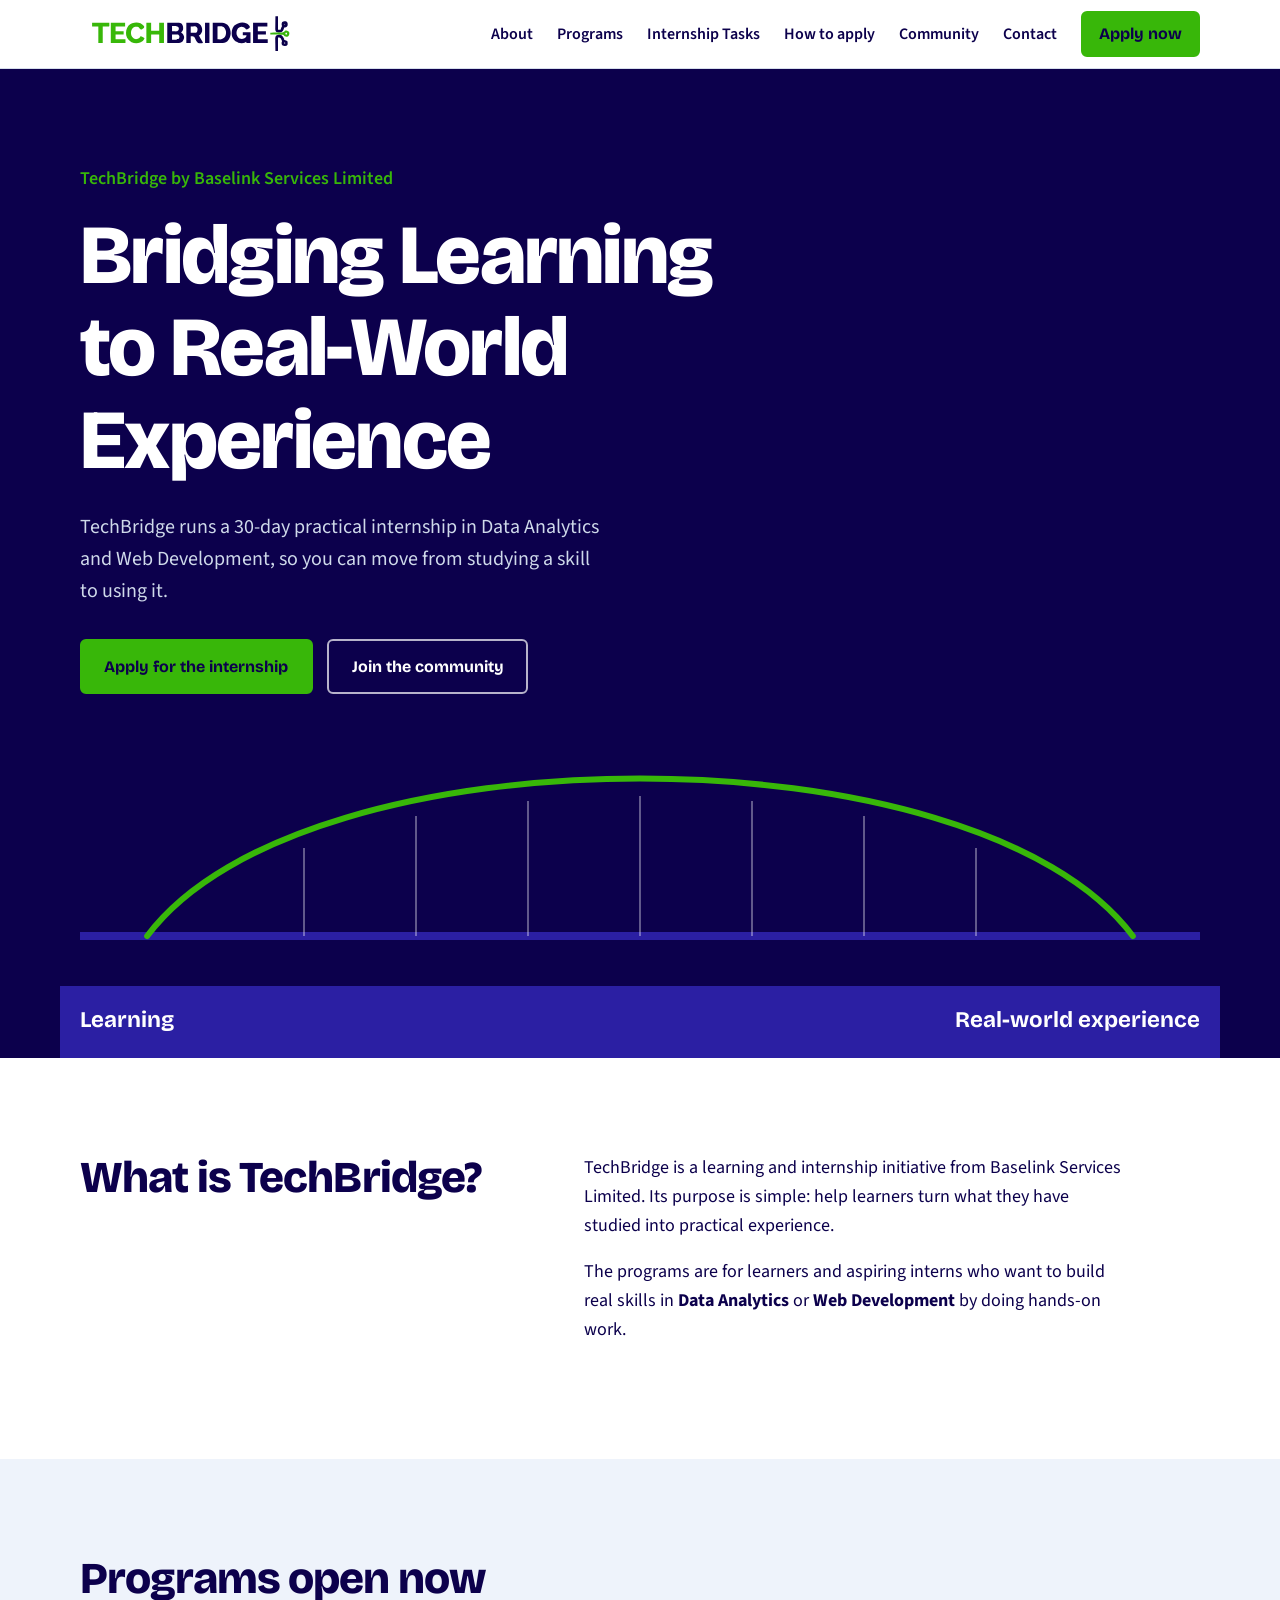
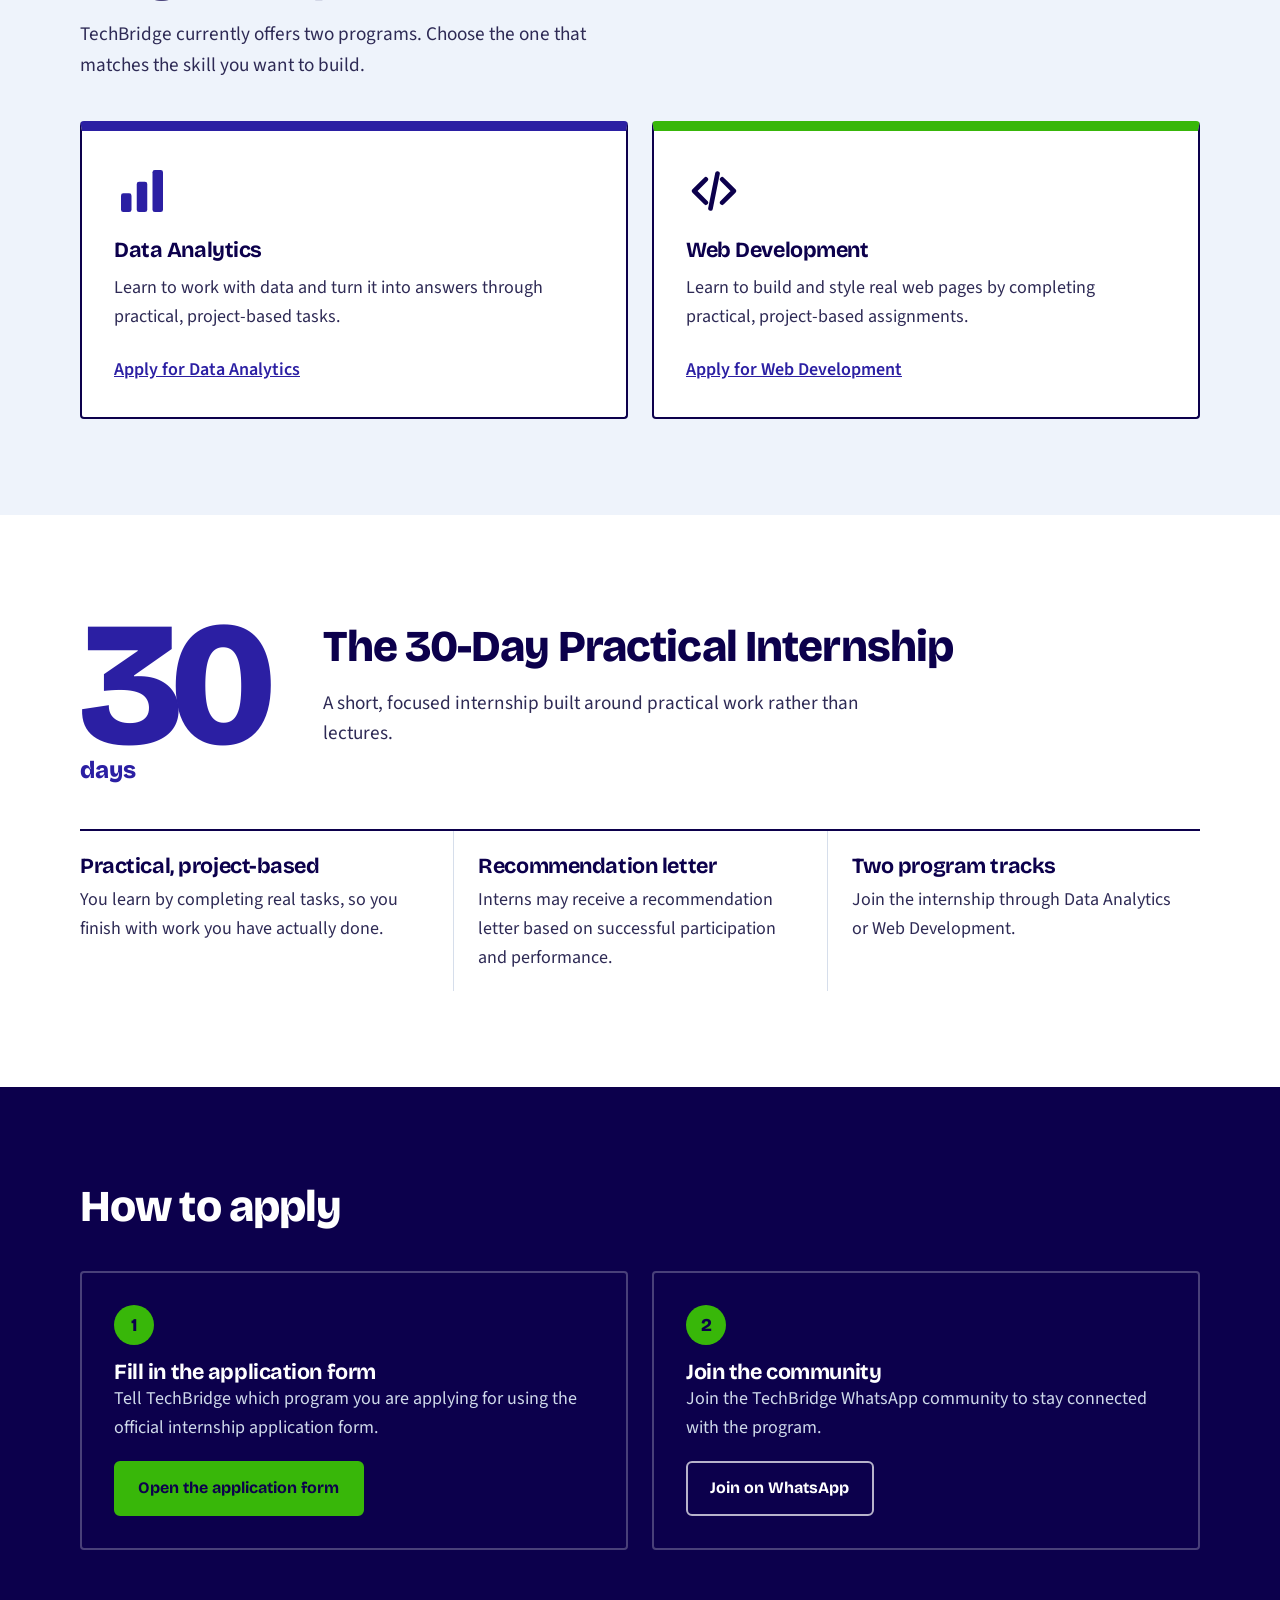
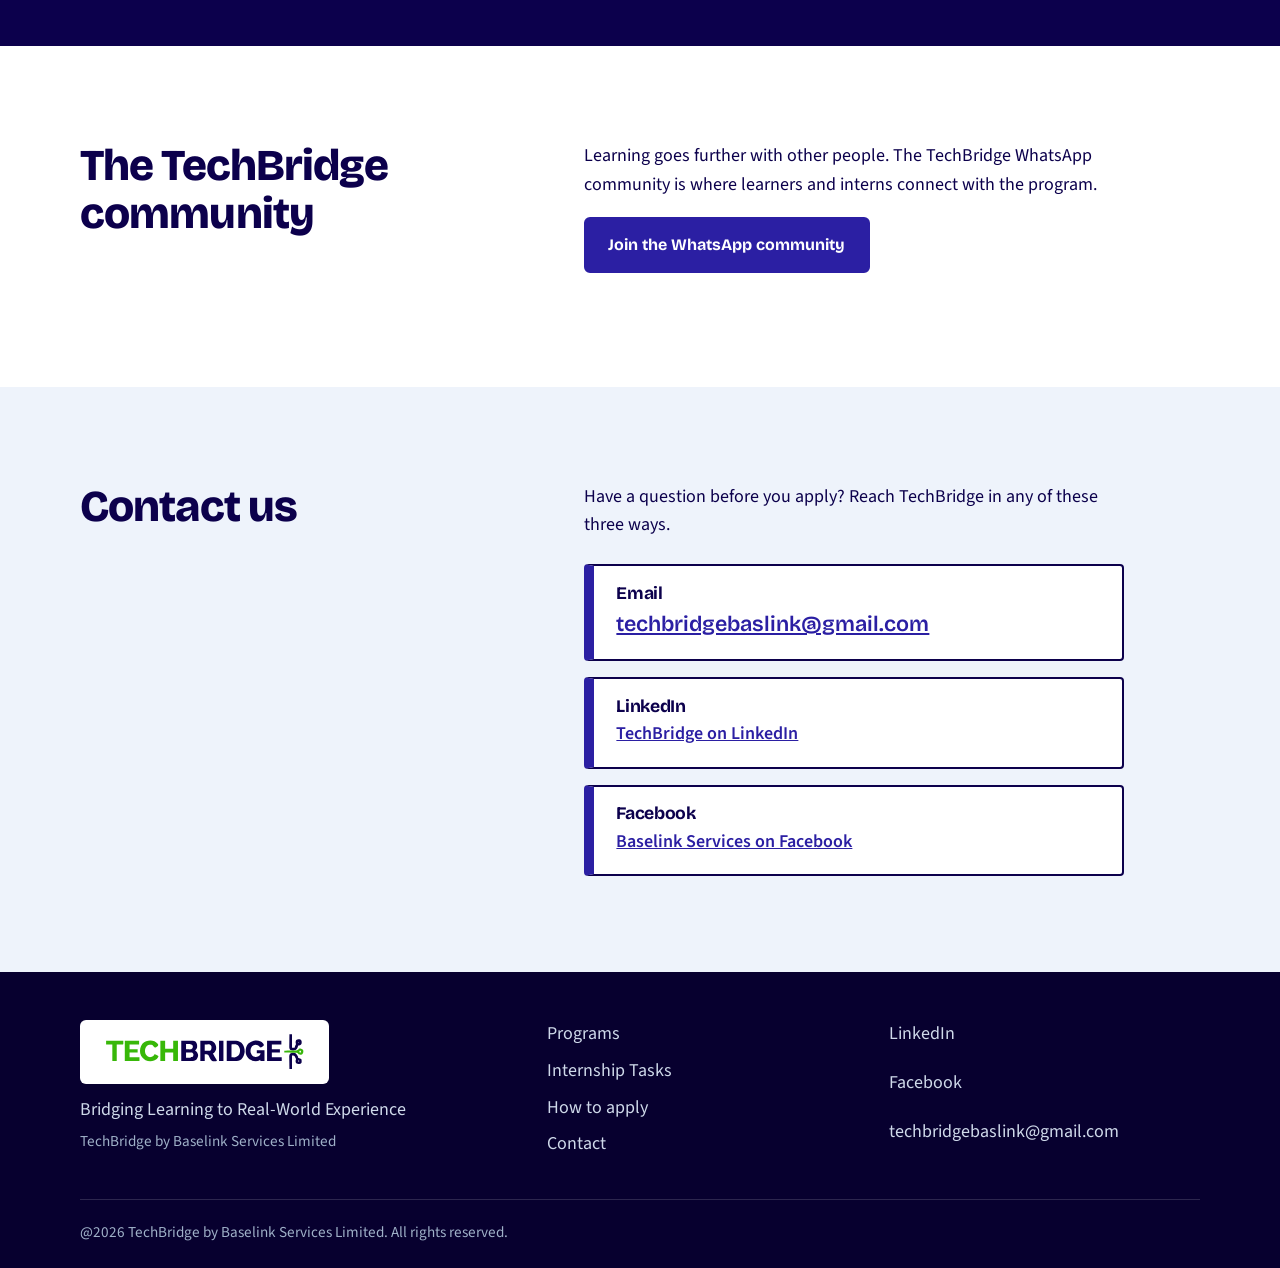
<file: index.html>
<!DOCTYPE html>
<html lang="en">
<head>
    <meta charset="UTF-8">
    <meta name="viewport" content="width=device-width, initial-scale=1.0">
    <title>TechBridge | Bridging Learning to Real-World Experience</title>
    <meta name="description" content="TechBridge by Baselink Services Limited offers a 30-day practical internship in Data Analytics and Web Development.">
    <link rel="icon" href="images/techbridge-logo.svg" type="image/svg+xml">
    <link rel="preconnect" href="https://fonts.googleapis.com">
    <link rel="preconnect" href="https://fonts.gstatic.com" crossorigin>
    <link href="https://fonts.googleapis.com/css2?family=Bricolage+Grotesque:opsz,wght@12..96,500;12..96,700;12..96,800&family=Source+Sans+3:wght@400;600&display=swap" rel="stylesheet">
    <link rel="stylesheet" href="style.css">
</head>
<body>
    <a class="skip-link" href="#main">Skip to content</a>

    <header class="site-header">
        <div class="wrap header-inner">
            <a class="brand" href="#top" aria-label="TechBridge home">
                <img src="techbridge-logo.svg" alt="TechBridge logo" width="220" height="45">
            </a>
             <span id="menu-open" class="menu-anchor"></span>
            <a class="nav-toggle nav-open" href="#menu-open" aria-label="Open menu"><span class="bars"></span></a>
            <a class="nav-toggle nav-close" href="#menu-closed" aria-label="Close menu"><span class="bars"></span></a>
            </label>
            <nav class="site-nav" aria-label="Main">
                <ul>
                    <li><a href="#about">About</a></li>
                    <li><a href="programs.html">Programs</a></li>
                    <li><a href="tasks.html">Internship Tasks</a></li>
                    <li><a href="#apply">How to apply</a></li>
                    <li><a href="#community">Community</a></li>
                    <li><a href="#contact">Contact</a></li>
                    <li><a class="btn btn-small" href="https://forms.gle/8EbdSy5ttGfLZfjv5" target="_blank" rel="noopener">Apply now</a></li>
                </ul>
            </nav>
        </div>
    </header>

    <main id="main">
        <!-- HERO -->
        <section class="hero" id="top">
            <div class="wrap">
                <p class="hero-org">TechBridge by Baselink Services Limited</p>
                <h1>Bridging Learning to Real-World Experience</h1>
                <p class="hero-lead">TechBridge runs a 30-day practical internship in Data Analytics and Web Development, so you can move from studying a skill to using it.</p>
                <div class="actions">
                    <a class="btn" href="https://forms.gle/8EbdSy5ttGfLZfjv5" target="_blank" rel="noopener">Apply for the internship</a>
                    <a class="btn btn-ghost" href="https://chat.whatsapp.com/FqpBvYS4oaK32cXDxc8JIS" target="_blank" rel="noopener">Join the community</a>
                </div>

                <div class="bridge" aria-hidden="true">
                    <svg viewBox="0 0 1000 220" preserveAspectRatio="none" focusable="false">
                        <path class="deck" d="M0 170H1000" />
                        <path class="arc" pathLength="1" d="M60 170C200 -40 800 -40 940 170" />
                        <g class="hangers">
                            <path d="M200 170V82M300 170V50M400 170V35M500 170V30M600 170V35M700 170V50M800 170V82" />
                        </g>
                    </svg>
                    <div class="banks">
                        <span>Learning</span>
                        <span>Real-world experience</span>
                    </div>
                </div>
            </div>
        </section>

        <!-- ABOUT -->
        <section class="section" id="about">
            <div class="wrap split">
                <div>
                    <h2>What is TechBridge?</h2>
                </div>
                <div class="prose">
                    <p>TechBridge is a learning and internship initiative from Baselink Services Limited. Its purpose is simple: help learners turn what they have studied into practical experience.</p>
                    <p>The programs are for learners and aspiring interns who want to build real skills in <strong>Data Analytics</strong> or <strong>Web Development</strong> by doing hands-on work.</p>
                </div>
            </div>
        </section>

        <!-- PROGRAMS -->
        <section class="section section-tint" id="programs">
            <div class="wrap">
                <h2>Programs open now</h2>
                <p class="section-lead">TechBridge currently offers two programs. Choose the one that matches the skill you want to build.</p>
                <div class="program-grid">
                    <article class="program program-data">
                        <svg class="program-icon" viewBox="0 0 48 48" aria-hidden="true" focusable="false">
                            <rect x="6" y="26" width="9" height="16" rx="2"/><rect x="19.5" y="16" width="9" height="26" rx="2"/><rect x="33" y="6" width="9" height="36" rx="2"/>
                        </svg>
                        <h3>Data Analytics</h3>
                        <p>Learn to work with data and turn it into answers through practical, project-based tasks.</p>
                        <a class="text-link" href="https://forms.gle/8EbdSy5ttGfLZfjv5" target="_blank" rel="noopener">Apply for Data Analytics</a>
                    </article>

                    <article class="program program-web">
                        <svg class="program-icon" viewBox="0 0 48 48" aria-hidden="true" focusable="false">
                            <path d="M17 14L7 24l10 10M31 14l10 10-10 10M27 9l-6 30" fill="none" stroke="currentColor" stroke-width="4" stroke-linecap="round" stroke-linejoin="round"/>
                        </svg>
                        <h3>Web Development</h3>
                        <p>Learn to build and style real web pages by completing practical, project-based assignments.</p>
                        <a class="text-link" href="https://forms.gle/8EbdSy5ttGfLZfjv5" target="_blank" rel="noopener">Apply for Web Development</a>
                    </article>
                </div>
            </div>
        </section>

        <!-- INTERNSHIP -->
        <section class="section" id="internship">
            <div class="wrap">
                <div class="internship-head">
                    <p class="big-days"><span>30</span> days</p>
                    <div>
                        <h2>The 30-Day Practical Internship</h2>
                        <p class="section-lead">A short, focused internship built around practical work rather than lectures.</p>
                    </div>
                </div>
                <ul class="benefits">
                    <li>
                        <h3>Practical, project-based</h3>
                        <p>You learn by completing real tasks, so you finish with work you have actually done.</p>
                    </li>
                    <li>
                        <h3>Recommendation letter</h3>
                        <p>Interns may receive a recommendation letter based on successful participation and performance.</p>
                    </li>
                    <li>
                        <h3>Two program tracks</h3>
                        <p>Join the internship through Data Analytics or Web Development.</p>
                    </li>
                </ul>
            </div>
        </section>

        <!-- HOW TO APPLY -->
        <section class="section section-ink" id="apply">
            <div class="wrap">
                <h2>How to apply</h2>
                <ol class="steps">
                    <li>
                        <h3>Fill in the application form</h3>
                        <p>Tell TechBridge which program you are applying for using the official internship application form.</p>
                        <a class="btn" href="https://forms.gle/8EbdSy5ttGfLZfjv5" target="_blank" rel="noopener">Open the application form</a>
                    </li>
                    <li>
                        <h3>Join the community</h3>
                        <p>Join the TechBridge WhatsApp community to stay connected with the program.</p>
                        <a class="btn btn-ghost" href="https://chat.whatsapp.com/FqpBvYS4oaK32cXDxc8JIS" target="_blank" rel="noopener">Join on WhatsApp</a>
                    </li>
                </ol>
            </div>
        </section>

        <!-- COMMUNITY -->
        <section class="section" id="community">
            <div class="wrap split">
                <div>
                    <h2>The TechBridge community</h2>
                </div>
                <div class="prose">
                    <p>Learning goes further with other people. The TechBridge WhatsApp community is where learners and interns connect with the program.</p>
                    <p><a class="btn btn-blue" href="https://chat.whatsapp.com/FqpBvYS4oaK32cXDxc8JIS" target="_blank" rel="noopener">Join the WhatsApp community</a></p>
                </div>
            </div>
        </section>

        <!-- CONTACT -->
        <section class="section section-tint" id="contact">
            <div class="wrap split">
                <div>
                    <h2>Contact us</h2>
                </div>
                <div class="prose">
                    <p>Have a question before you apply? Reach TechBridge in any of these three ways.</p>
                    <ul class="contact-list">
                        <li>
                            <h3>Email</h3>
                            <a class="email" href="mailto:techbridgebaslink@gmail.com">techbridgebaslink@gmail.com</a>
                        </li>
                        <li>
                            <h3>LinkedIn</h3>
                            <a href="https://www.linkedin.com/company/techbridge-services/" target="_blank" rel="noopener">TechBridge on LinkedIn</a>
                        </li>
                        <li>
                            <h3>Facebook</h3>
                            <a href="https://www.facebook.com/p/Baselink-Services-100066771475783/" target="_blank" rel="noopener">Baselink Services on Facebook</a>
                        </li>
                    </ul>
                </div>
            </div>
        </section>
    </main>

    <!-- FOOTER -->
    <footer class="site-footer">
        <div class="wrap footer-inner">
            <div class="footer-brand">
                <a class="brand" href="#top" aria-label="TechBridge home">
                    <img src="techbridge-logo.svg" alt="TechBridge logo" width="196" height="40">
                </a>
                <p>Bridging Learning to Real-World Experience</p>
                <p class="small">TechBridge by Baselink Services Limited</p>
            </div>
            <nav aria-label="Footer">
                <ul class="footer-links">
                    <li><a href="programs.html">Programs</a></li>
                    <li><a href="tasks.html">Internship Tasks</a></li>
                    <li><a href="#apply">How to apply</a></li>
                    <li><a href="#contact">Contact</a></li>
                </ul>
            </nav>
            <ul class="footer-links">
                <li><a href="https://www.linkedin.com/company/techbridge-services/" target="_blank" rel="noopener">LinkedIn</a></li>
                <li><a href="https://www.facebook.com/p/Baselink-Services-100066771475783/" target="_blank" rel="noopener">Facebook</a></li>
                <li><a href="mailto:techbridgebaslink@gmail.com">techbridgebaslink@gmail.com</a></li>
            </ul>
        </div>
        <div class="wrap copyright">
            <p>@2026 TechBridge by Baselink Services Limited. All rights reserved.</p>
        </div>
    </footer>
</body>
</html>
</file>
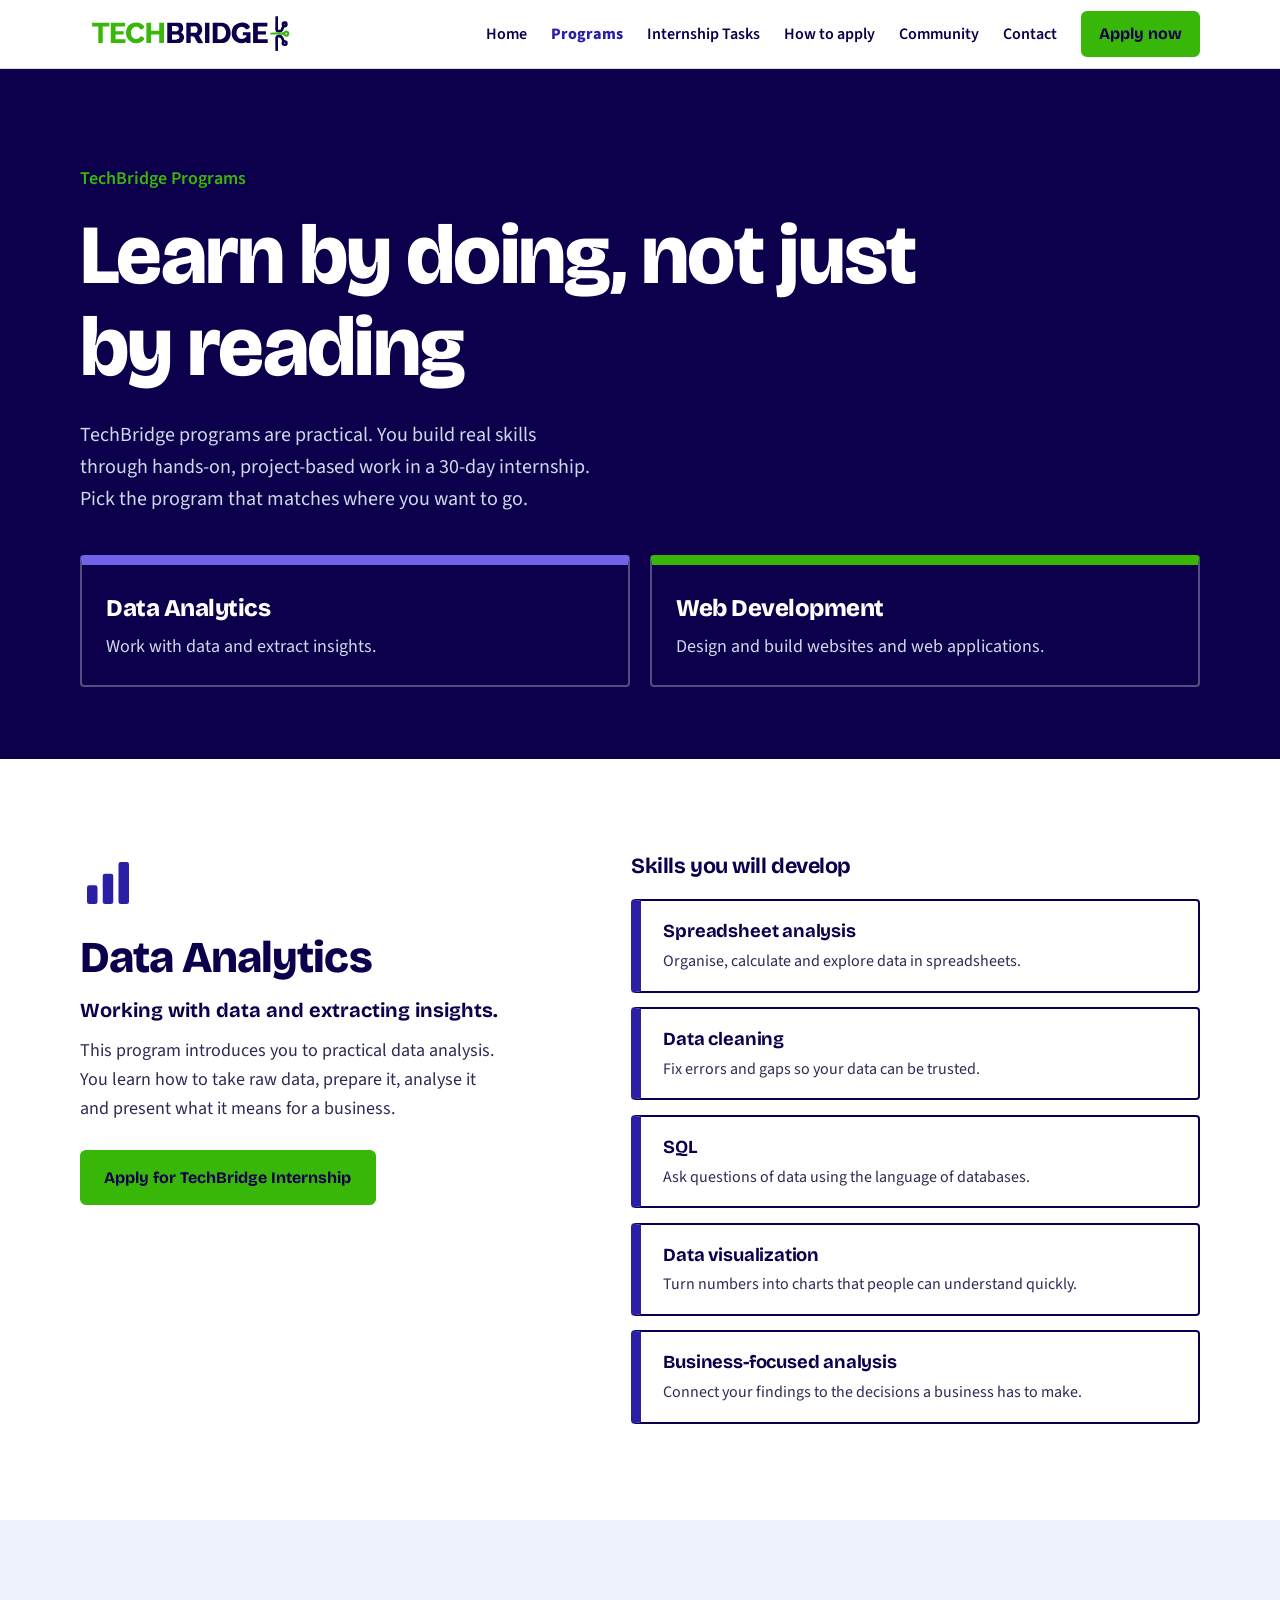
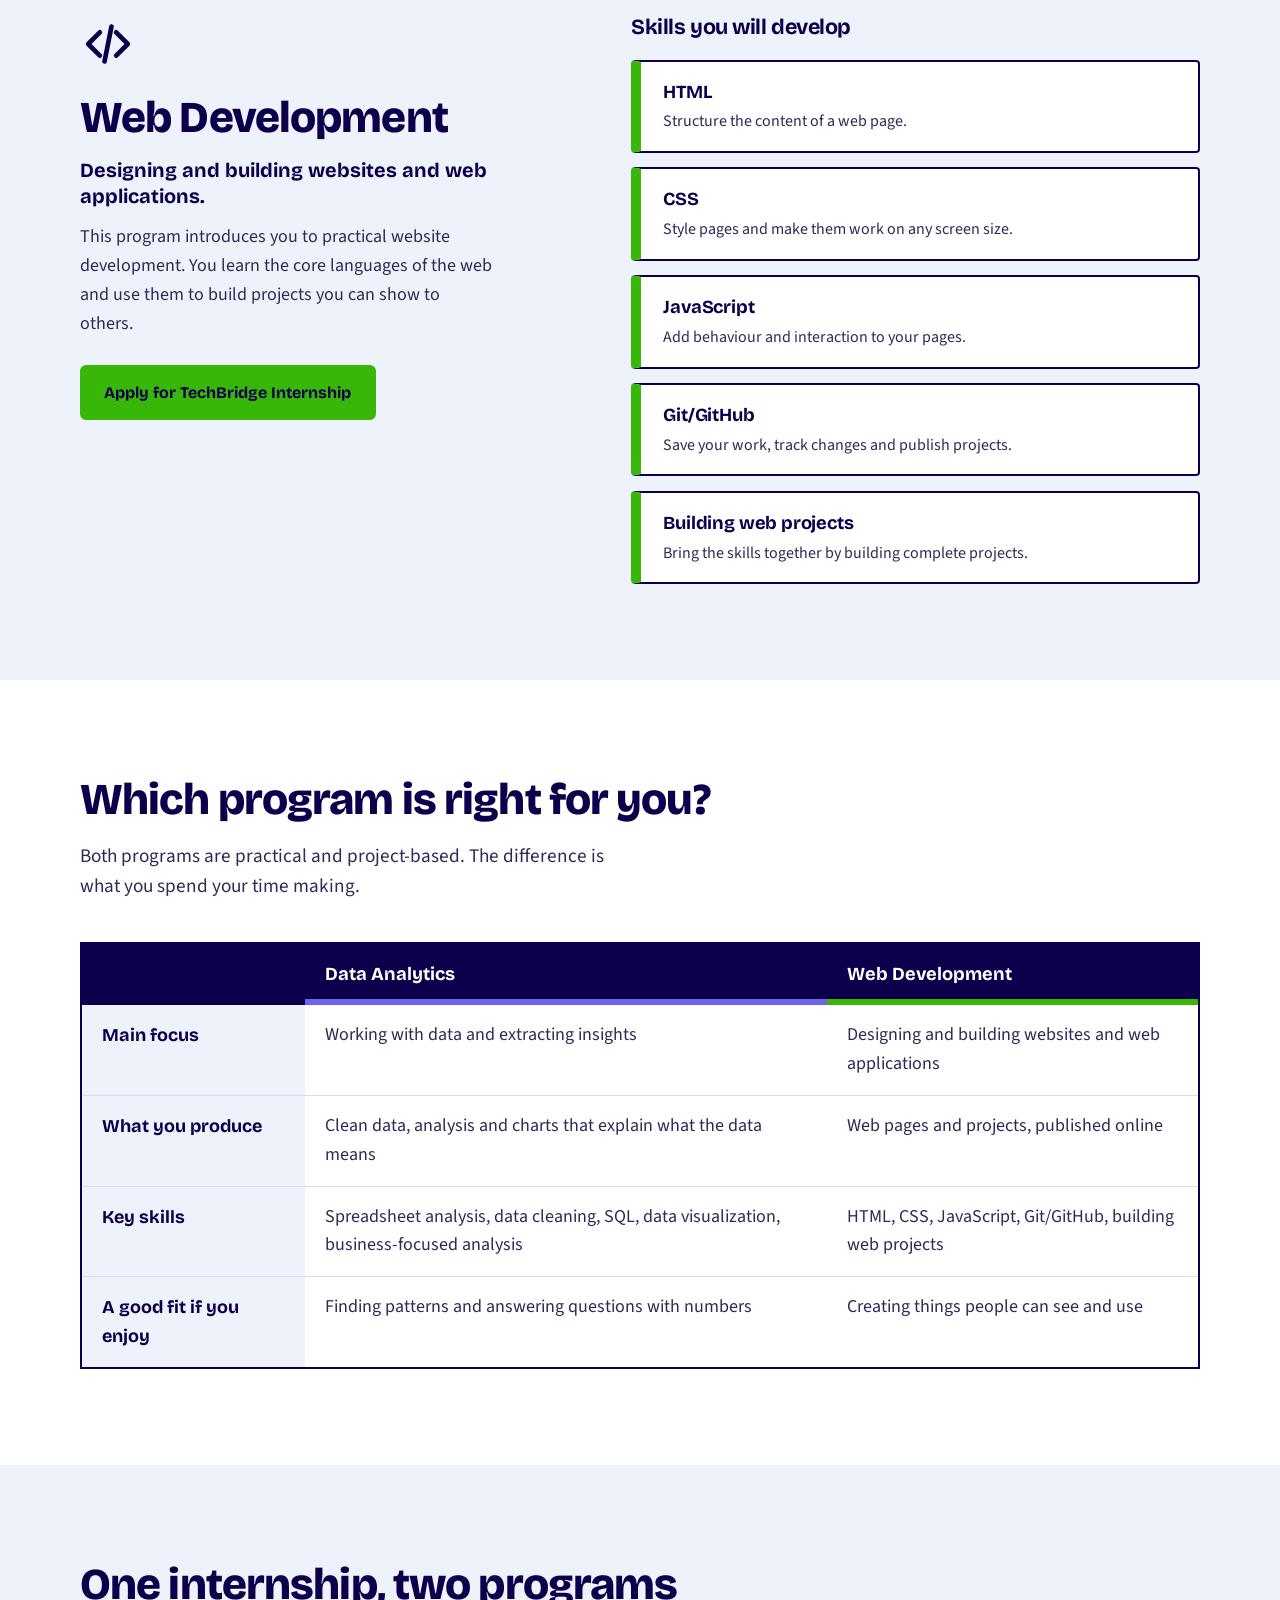
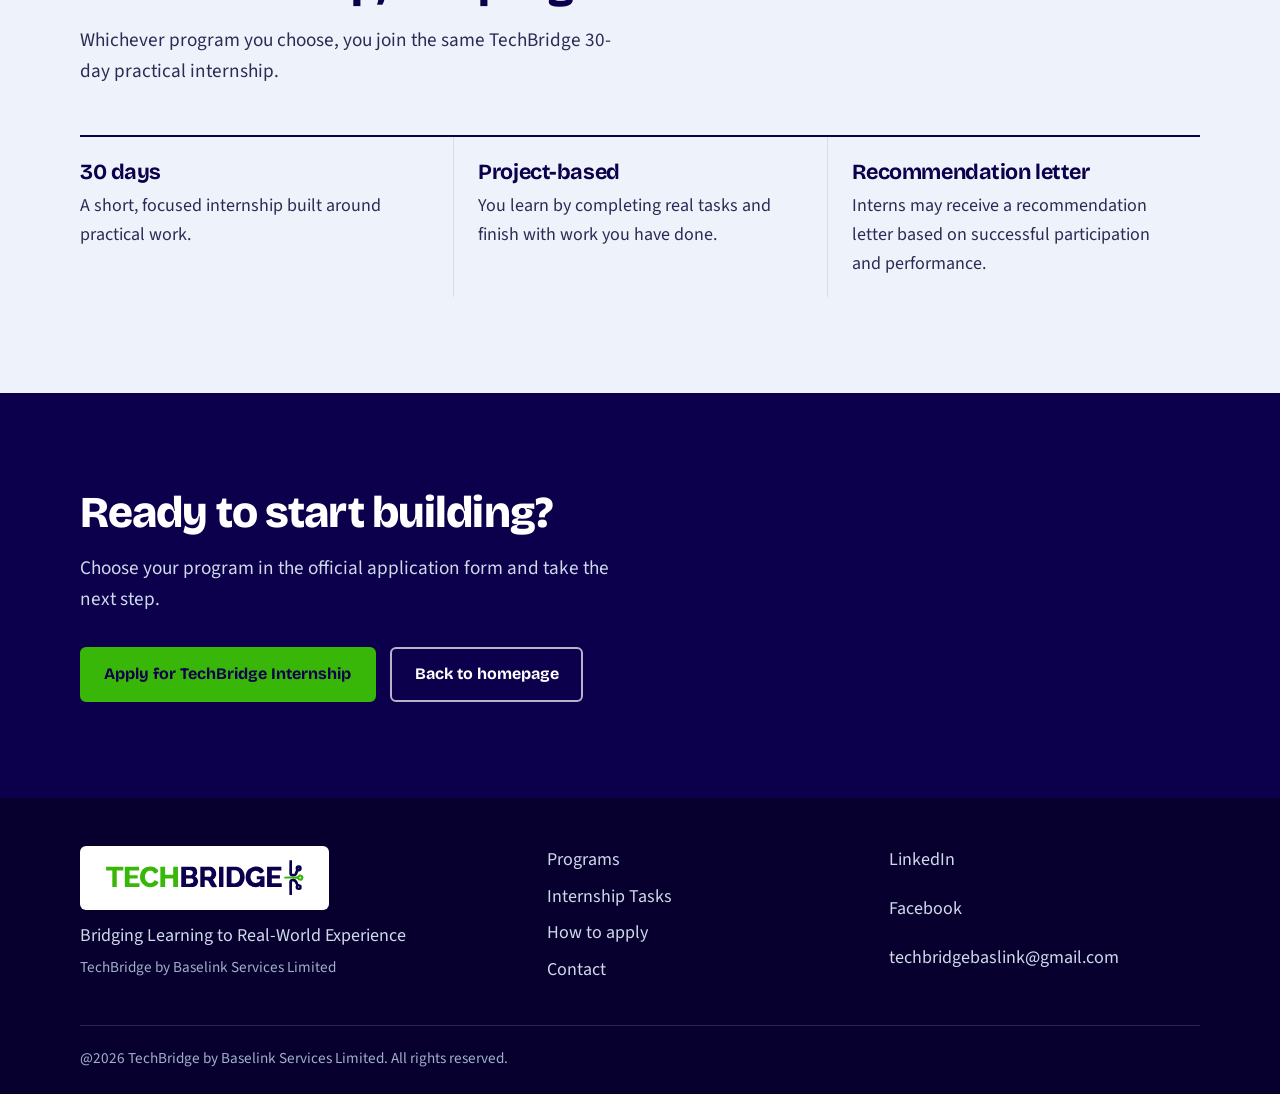
<file: programs.html>
<!DOCTYPE html>
<html lang="en">
<head>
    <meta charset="UTF-8">
    <meta name="viewport" content="width=device-width, initial-scale=1.0">
    <title>Programs | TechBridge</title>
    <meta name="description" content="Explore the TechBridge programs: Data Analytics and Web Development, taught through a 30-day practical internship.">
    <link rel="icon" href="techbridge-logo.svg" type="image/svg+xml">
    <link rel="preconnect" href="https://fonts.googleapis.com">
    <link rel="preconnect" href="https://fonts.gstatic.com" crossorigin>
    <link href="https://fonts.googleapis.com/css2?family=Bricolage+Grotesque:opsz,wght@12..96,500;12..96,700;12..96,800&family=Source+Sans+3:wght@400;600&display=swap" rel="stylesheet">
    <link rel="stylesheet" href="style.css">
</head>
<body>
    <a class="skip-link" href="#main">Skip to content</a>
 
    <header class="site-header">
        <div class="wrap header-inner">
            <a class="brand" href="index.html" aria-label="TechBridge home">
                <img src="techbridge-logo.svg" alt="TechBridge logo" width="220" height="45">
            </a>
             <span id="menu-open" class="menu-anchor"></span>
            <a class="nav-toggle nav-open" href="#menu-open" aria-label="Open menu"><span class="bars"></span></a>
            <a class="nav-toggle nav-close" href="#menu-closed" aria-label="Close menu"><span class="bars"></span></a>
            <nav class="site-nav" aria-label="Main">
                <ul>
                    <li><a href="index.html">Home</a></li>
                    <li><a href="programs.html" aria-current="page">Programs</a></li>
                    <li><a href="tasks.html">Internship Tasks</a></li>
                    <li><a href="index.html#apply">How to apply</a></li>
                    <li><a href="index.html#community">Community</a></li>
                    <li><a href="index.html#contact">Contact</a></li>
                    <li><a class="btn btn-small" href="https://forms.gle/8EbdSy5ttGfLZfjv5" target="_blank" rel="noopener">Apply now</a></li>
                </ul>
            </nav>
        </div>
    </header>
 
    <main id="main">
        <!-- PROGRAMS OVERVIEW -->
        <section class="hero page-hero" id="top">
            <div class="wrap">
                <p class="hero-org">TechBridge Programs</p>
                <h1>Learn by doing, not just by reading</h1>
                <p class="hero-lead">TechBridge programs are practical. You build real skills through hands-on, project-based work in a 30-day internship. Pick the program that matches where you want to go.</p>
 
                <div class="chooser">
                    <a class="chooser-card chooser-data" href="#data-analytics">
                        <span class="chooser-name">Data Analytics</span>
                        <span class="chooser-line">Work with data and extract insights.</span>
                    </a>
                    <a class="chooser-card chooser-web" href="#web-development">
                        <span class="chooser-name">Web Development</span>
                        <span class="chooser-line">Design and build websites and web applications.</span>
                    </a>
                </div>
            </div>
        </section>
 
        <!-- DATA ANALYTICS -->
        <section class="section program-detail program-detail-data" id="data-analytics">
            <div class="wrap split">
                <div class="program-intro">
                    <svg class="program-icon" viewBox="0 0 48 48" aria-hidden="true" focusable="false">
                        <rect x="6" y="26" width="9" height="16" rx="2"/><rect x="19.5" y="16" width="9" height="26" rx="2"/><rect x="33" y="6" width="9" height="36" rx="2"/>
                    </svg>
                    <h2>Data Analytics</h2>
                    <p class="program-tagline">Working with data and extracting insights.</p>
                    <p>This program introduces you to practical data analysis. You learn how to take raw data, prepare it, analyse it and present what it means for a business.</p>
                    <a class="btn" href="https://forms.gle/8EbdSy5ttGfLZfjv5" target="_blank" rel="noopener">Apply for TechBridge Internship</a>
                </div>
                <div>
                    <h3 class="skills-title">Skills you will develop</h3>
                    <ul class="skill-list">
                        <li>
                            <h4>Spreadsheet analysis</h4>
                            <p>Organise, calculate and explore data in spreadsheets.</p>
                        </li>
                        <li>
                            <h4>Data cleaning</h4>
                            <p>Fix errors and gaps so your data can be trusted.</p>
                        </li>
                        <li>
                            <h4>SQL</h4>
                            <p>Ask questions of data using the language of databases.</p>
                        </li>
                        <li>
                            <h4>Data visualization</h4>
                            <p>Turn numbers into charts that people can understand quickly.</p>
                        </li>
                        <li>
                            <h4>Business-focused analysis</h4>
                            <p>Connect your findings to the decisions a business has to make.</p>
                        </li>
                    </ul>
                </div>
            </div>
        </section>
 
        <!-- WEB DEVELOPMENT -->
        <section class="section section-tint program-detail program-detail-web" id="web-development">
            <div class="wrap split">
                <div class="program-intro">
                    <svg class="program-icon" viewBox="0 0 48 48" aria-hidden="true" focusable="false">
                        <path d="M17 14L7 24l10 10M31 14l10 10-10 10M27 9l-6 30" fill="none" stroke="currentColor" stroke-width="4" stroke-linecap="round" stroke-linejoin="round"/>
                    </svg>
                    <h2>Web Development</h2>
                    <p class="program-tagline">Designing and building websites and web applications.</p>
                    <p>This program introduces you to practical website development. You learn the core languages of the web and use them to build projects you can show to others.</p>
                    <a class="btn" href="https://forms.gle/8EbdSy5ttGfLZfjv5" target="_blank" rel="noopener">Apply for TechBridge Internship</a>
                </div>
                <div>
                    <h3 class="skills-title">Skills you will develop</h3>
                    <ul class="skill-list">
                        <li>
                            <h4>HTML</h4>
                            <p>Structure the content of a web page.</p>
                        </li>
                        <li>
                            <h4>CSS</h4>
                            <p>Style pages and make them work on any screen size.</p>
                        </li>
                        <li>
                            <h4>JavaScript</h4>
                            <p>Add behaviour and interaction to your pages.</p>
                        </li>
                        <li>
                            <h4>Git/GitHub</h4>
                            <p>Save your work, track changes and publish projects.</p>
                        </li>
                        <li>
                            <h4>Building web projects</h4>
                            <p>Bring the skills together by building complete projects.</p>
                        </li>
                    </ul>
                </div>
            </div>
        </section>
 
        <!-- COMPARISON -->
        <section class="section" id="compare">
            <div class="wrap">
                <h2>Which program is right for you?</h2>
                <p class="section-lead">Both programs are practical and project-based. The difference is what you spend your time making.</p>
                <table class="compare">
                    <thead>
                        <tr>
                            <th scope="col"><span class="sr-only">Topic</span></th>
                            <th scope="col">Data Analytics</th>
                            <th scope="col">Web Development</th>
                        </tr>
                    </thead>
                    <tbody>
                        <tr>
                            <th scope="row">Main focus</th>
                            <td data-label="Data Analytics">Working with data and extracting insights</td>
                            <td data-label="Web Development">Designing and building websites and web applications</td>
                        </tr>
                        <tr>
                            <th scope="row">What you produce</th>
                            <td data-label="Data Analytics">Clean data, analysis and charts that explain what the data means</td>
                            <td data-label="Web Development">Web pages and projects, published online</td>
                        </tr>
                        <tr>
                            <th scope="row">Key skills</th>
                            <td data-label="Data Analytics">Spreadsheet analysis, data cleaning, SQL, data visualization, business-focused analysis</td>
                            <td data-label="Web Development">HTML, CSS, JavaScript, Git/GitHub, building web projects</td>
                        </tr>
                        <tr>
                            <th scope="row">A good fit if you enjoy</th>
                            <td data-label="Data Analytics">Finding patterns and answering questions with numbers</td>
                            <td data-label="Web Development">Creating things people can see and use</td>
                        </tr>
                    </tbody>
                </table>
            </div>
        </section>
 
        <!-- SHARED INTERNSHIP -->
        <section class="section section-tint" id="internship-format">
            <div class="wrap">
                <h2>One internship, two programs</h2>
                <p class="section-lead">Whichever program you choose, you join the same TechBridge 30-day practical internship.</p>
                <ul class="benefits">
                    <li>
                        <h3>30 days</h3>
                        <p>A short, focused internship built around practical work.</p>
                    </li>
                    <li>
                        <h3>Project-based</h3>
                        <p>You learn by completing real tasks and finish with work you have done.</p>
                    </li>
                    <li>
                        <h3>Recommendation letter</h3>
                        <p>Interns may receive a recommendation letter based on successful participation and performance.</p>
                    </li>
                </ul>
            </div>
        </section>
 
        <!-- CALL TO ACTION -->
        <section class="section section-ink" id="apply">
            <div class="wrap cta">
                <h2>Ready to start building?</h2>
                <p class="section-lead">Choose your program in the official application form and take the next step.</p>
                <div class="actions">
                    <a class="btn" href="https://forms.gle/8EbdSy5ttGfLZfjv5" target="_blank" rel="noopener">Apply for TechBridge Internship</a>
                    <a class="btn btn-ghost" href="index.html">Back to homepage</a>
                </div>
            </div>
        </section>
    </main>
 
    <!-- FOOTER -->
     <footer class="site-footer">
        <div class="wrap footer-inner">
            <div class="footer-brand">
                <a class="brand" href="#top" aria-label="TechBridge home">
                    <img src="techbridge-logo.svg" alt="TechBridge logo" width="196" height="40">
                </a>
                <p>Bridging Learning to Real-World Experience</p>
                <p class="small">TechBridge by Baselink Services Limited</p>
            </div>
            <nav aria-label="Footer">
                <ul class="footer-links">
                    <li><a href="programs.html">Programs</a></li>
                    <li><a href="tasks.html">Internship Tasks</a></li>
                    <li><a href="#apply">How to apply</a></li>
                    <li><a href="#contact">Contact</a></li>
                </ul>
            </nav>
            <ul class="footer-links">
                <li><a href="https://www.linkedin.com/company/techbridge-services/" target="_blank" rel="noopener">LinkedIn</a></li>
                <li><a href="https://www.facebook.com/p/Baselink-Services-100066771475783/" target="_blank" rel="noopener">Facebook</a></li>
                <li><a href="mailto:techbridgebaslink@gmail.com">techbridgebaslink@gmail.com</a></li>
            </ul>
        </div>
        <div class="wrap copyright">
            <p>@2026 TechBridge by Baselink Services Limited. All rights reserved.</p>
        </div>
    </footer>
    
</body>
</html>
</file>
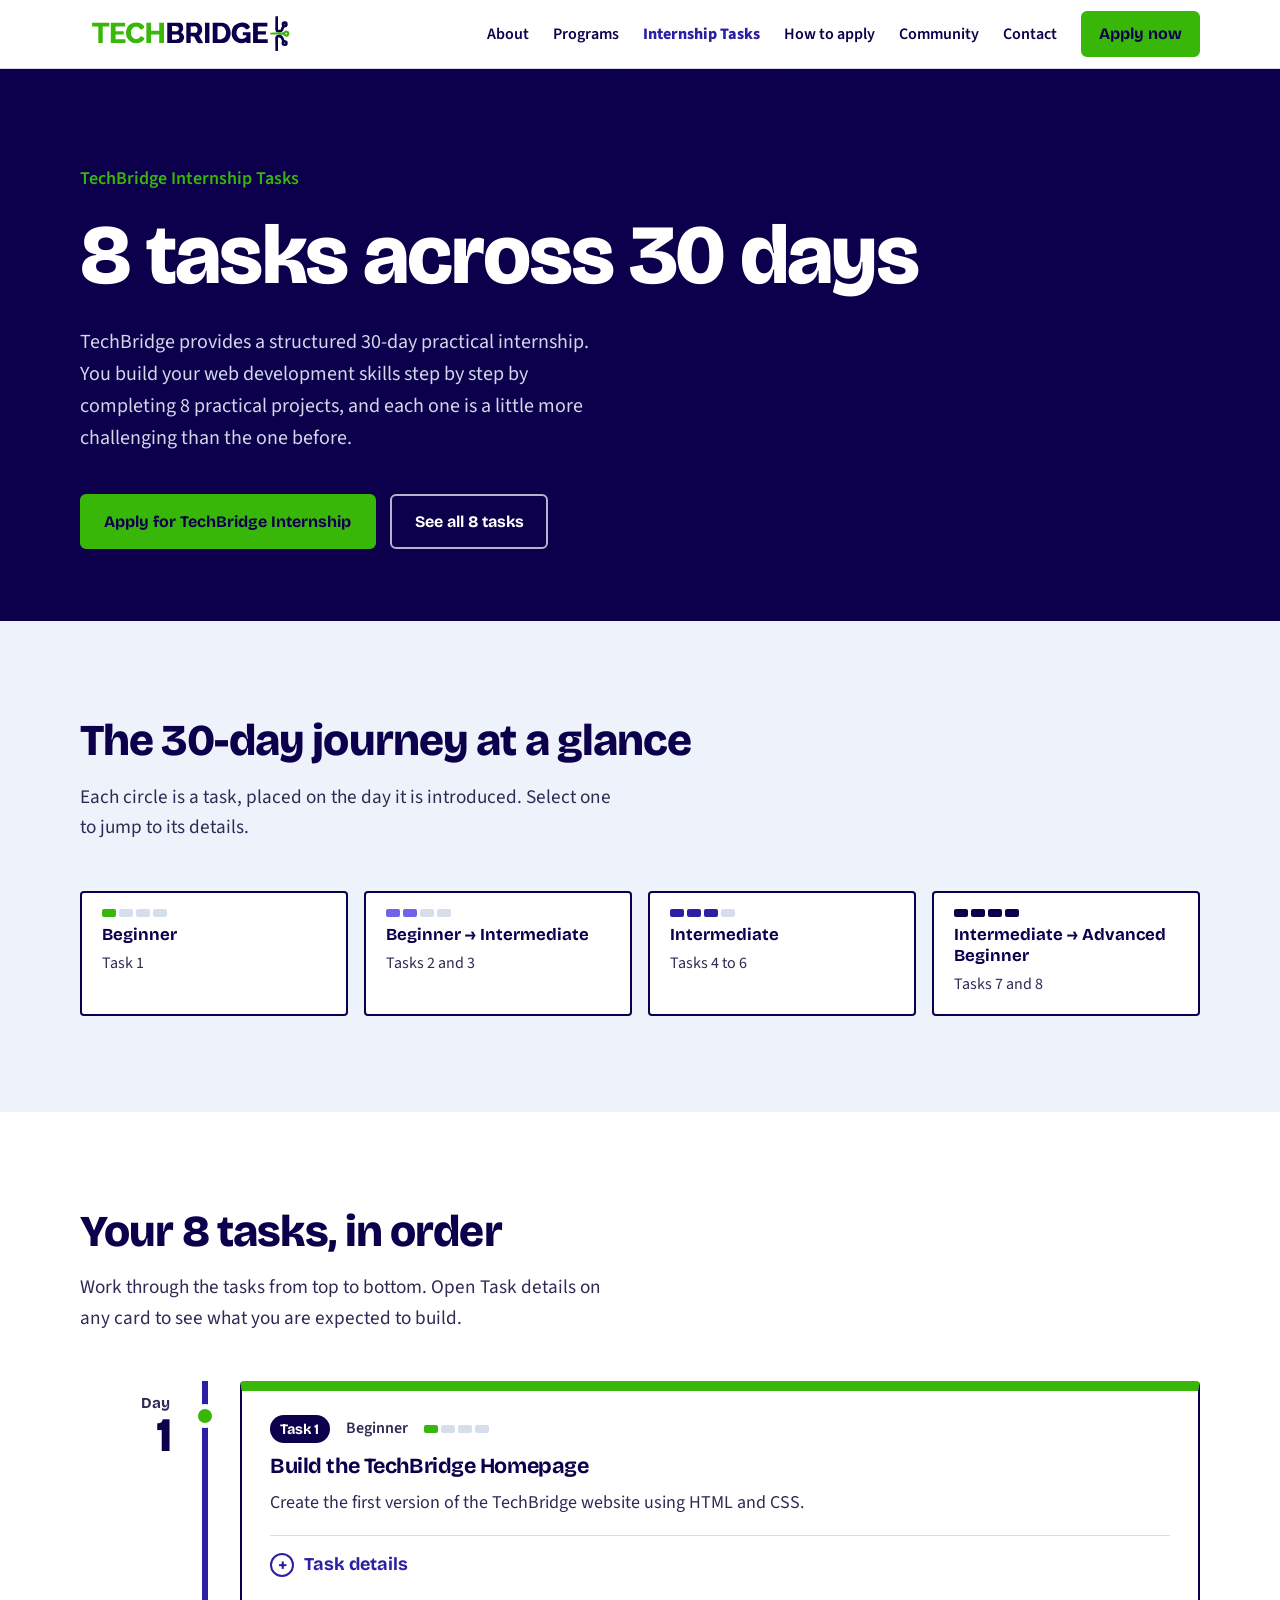
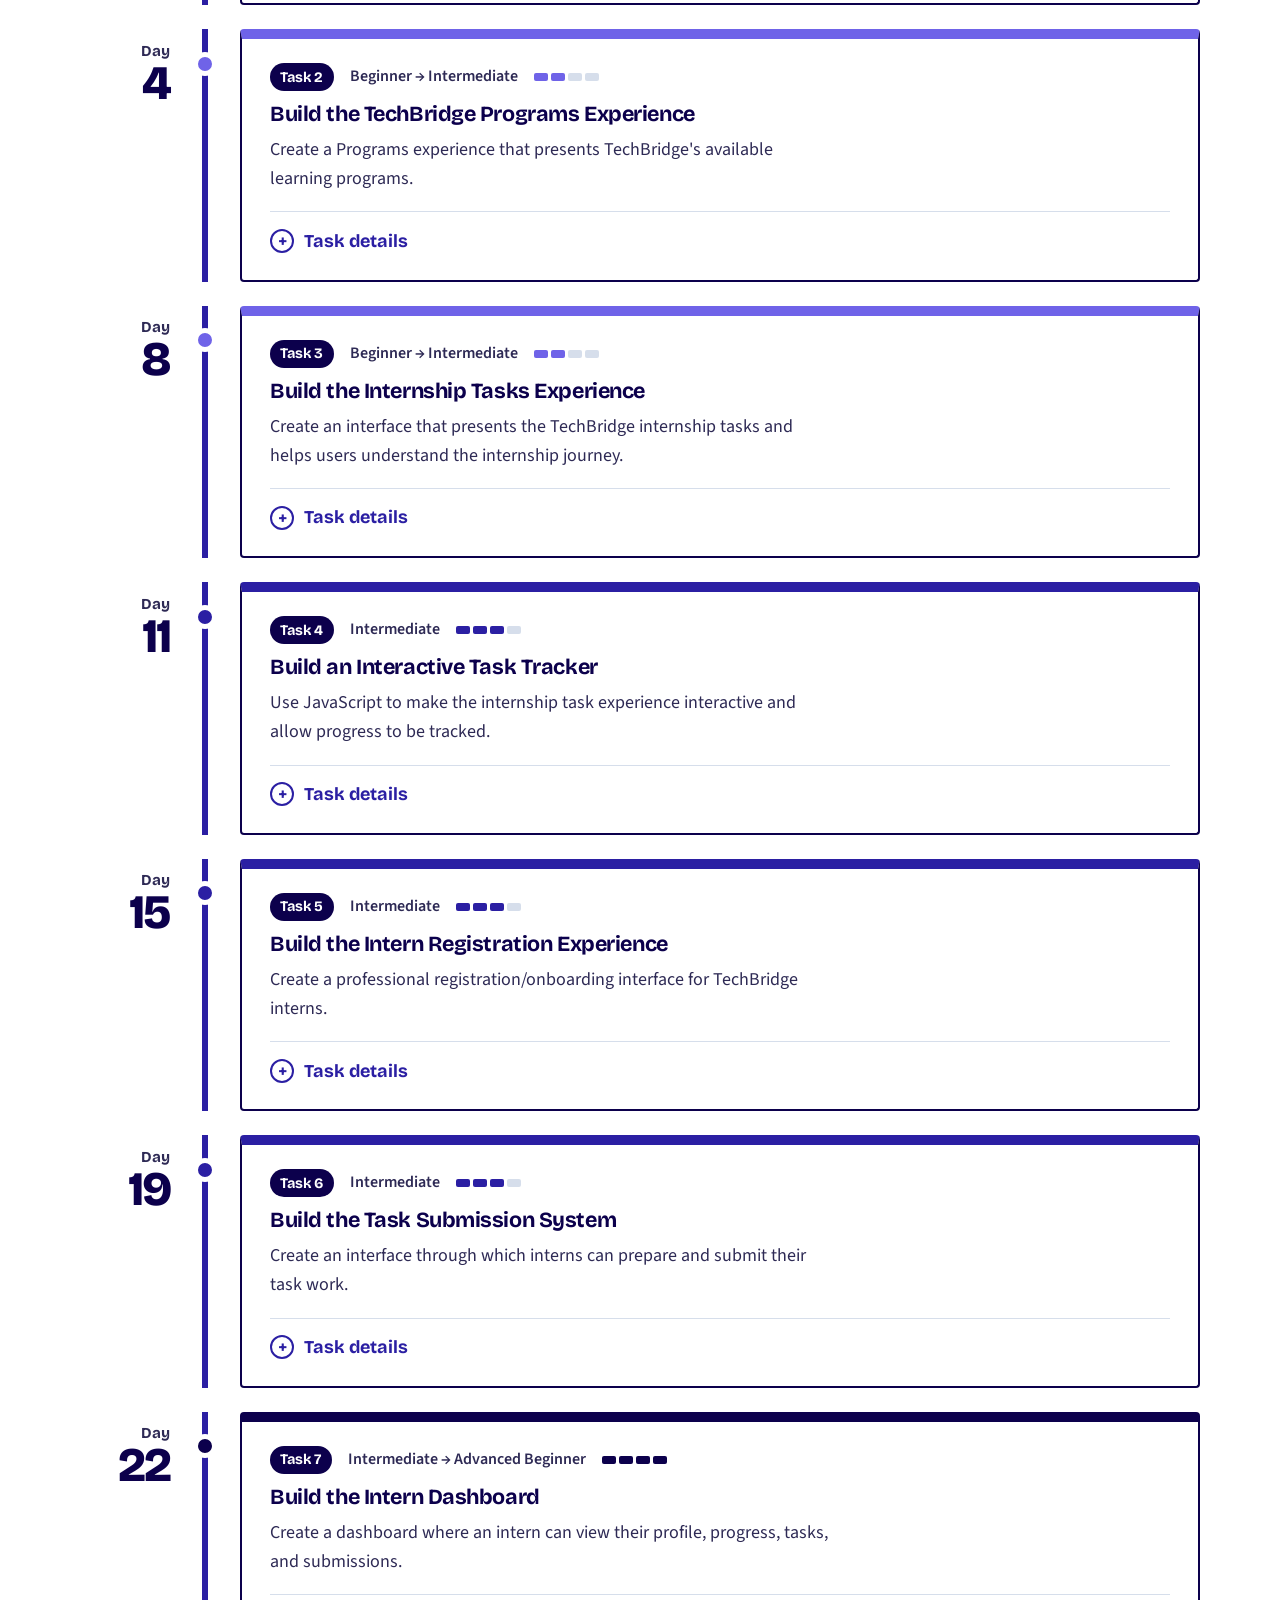
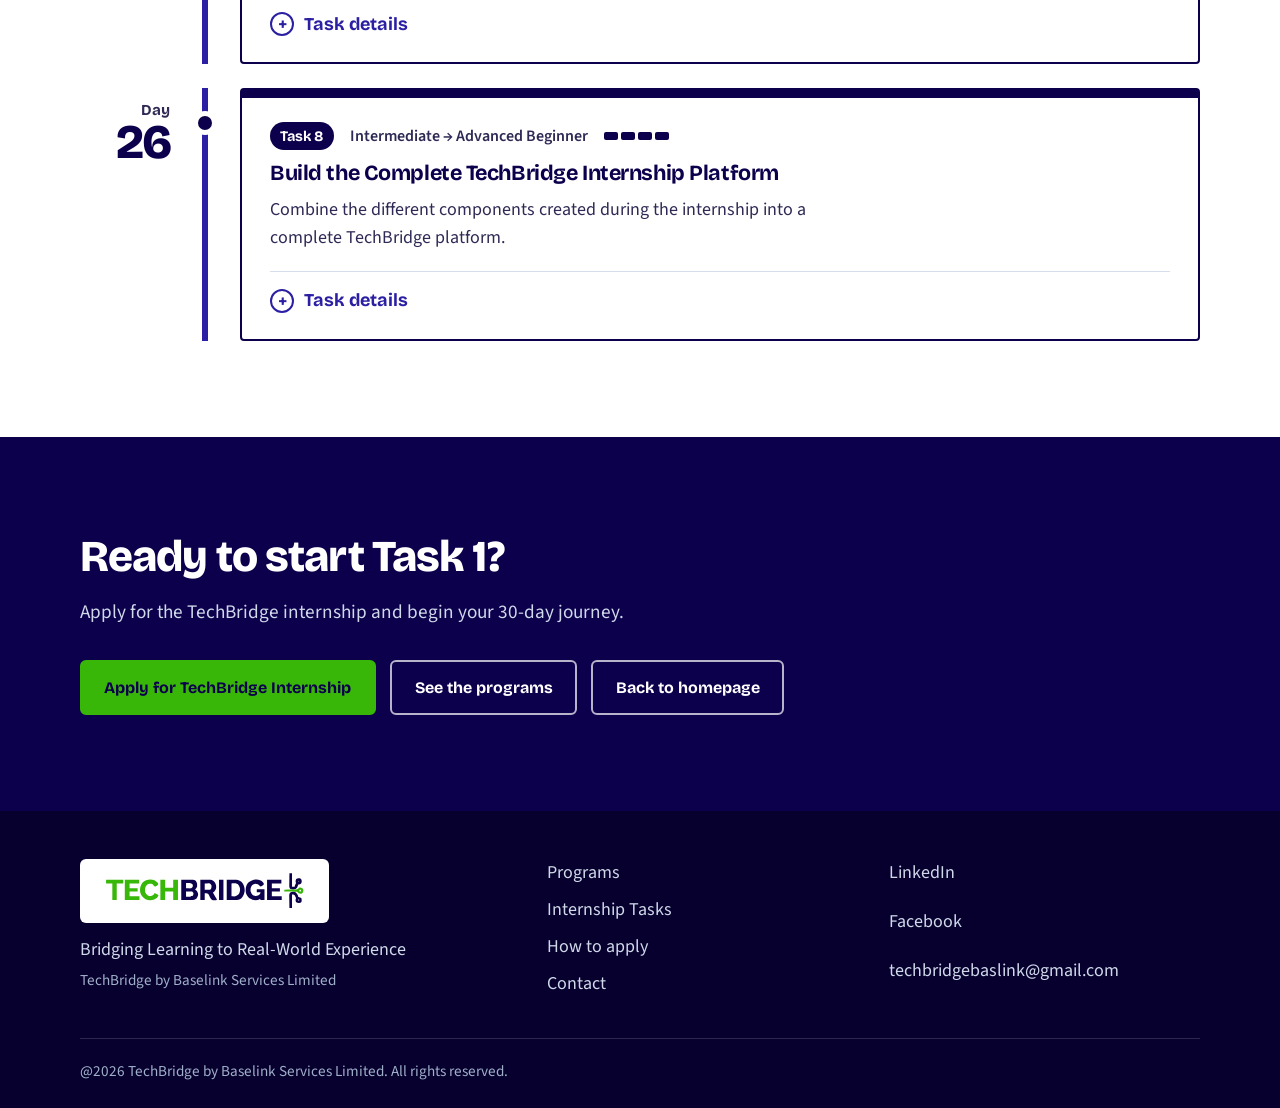
<file: tasks.html>
<!DOCTYPE html>
<html lang="en">
<head>
    <meta charset="UTF-8">
    <meta name="viewport" content="width=device-width, initial-scale=1.0">
    <title>Internship Tasks | TechBridge</title>
    <meta name="description" content="The TechBridge 30-day practical internship: 8 tasks from Day 1 to Day 26, each a little harder than the last.">
    <link rel="icon" href="techbridge-logo.svg" type="image/svg+xml">
    <link rel="preconnect" href="https://fonts.googleapis.com">
    <link rel="preconnect" href="https://fonts.gstatic.com" crossorigin>
    <link href="https://fonts.googleapis.com/css2?family=Bricolage+Grotesque:opsz,wght@12..96,500;12..96,700;12..96,800&family=Source+Sans+3:wght@400;600&display=swap" rel="stylesheet">
    <link rel="stylesheet" href="style.css">
</head>
<body>
    <a class="skip-link" href="#main">Skip to content</a>

    <header class="site-header">
        <div class="wrap header-inner">
            <a class="brand" href="#top" aria-label="TechBridge home">
                <img src="techbridge-logo.svg" alt="TechBridge logo" width="220" height="45">
            </a>
             <span id="menu-open" class="menu-anchor"></span>
            <a class="nav-toggle nav-open" href="#menu-open" aria-label="Open menu"><span class="bars"></span></a>
            <a class="nav-toggle nav-close" href="#menu-closed" aria-label="Close menu"><span class="bars"></span></a>
            </label>
            <nav class="site-nav" aria-label="Main">
                <ul>
                    <li><a href="index.html">About</a></li>
                    <li><a href="programs.html">Programs</a></li>
                    <li><a href="tasks.html" aria-current="page">Internship Tasks</a></li>
                    <li><a href="index.html#apply">How to apply</a></li>
                    <li><a href="index.html#community">Community</a></li>
                    <li><a href="index/html#contact">Contact</a></li>
                    <li><a class="btn btn-small" href="https://forms.gle/8EbdSy5ttGfLZfjv5" target="_blank" rel="noopener">Apply now</a></li>
                </ul>
            </nav>
        </div>
    </header>

    <main id="main">
        <!-- INTRODUCTION -->
         <section class="hero page-hero" id="top">
            <div class="wrap">
                <p class="hero-org">TechBridge Internship Tasks</p>
                <h1>8 tasks across 30 days</h1>
                <p class="hero-lead">TechBridge provides a structured 30-day practical internship. You build your web development skills step by step by completing 8 practical projects, and each one is a little more challenging than the one before.</p>
                <div class="actions">
                    <a class="btn" href="https://forms.gle/8EbdSy5ttGfLZfjv5" target="_blank" rel="noopener">Apply for TechBridge Internship</a>
                    <a class="btn btn-ghost" href="#journey">See all 8 tasks</a>
                </div>
            </div>
         </section>

         <!-- 30-DAY OVERVIEW -->
          <section class="section section-tint" id="overview">
            <div class="wrap">
                <h2>The 30-day journey at a glance</h2>
                <p class="section-lead">Each circle is a task, placed on the day it is introduced. Select one to jump to its details.</p>

                <div class="daybar">
                    <ol class="daybar-points">
                         <li class="at-1"><a class="dot lvl-1" href="#task-1" aria-label="Task 1, Day 1: Build the TechBridge Homepage">1</a><span class="dot-day">Day 1</span></li>
                         <li class="at-4"><a class="dot lvl-2" href="#task-2" aria-label="Task 2, Day 4: Build the TechBridge Programs Experience">2</a><span class="dot-day">Day 4</span></li>
                         <li class="at-8"><a class="dot lvl-2" href="#task-3" aria-label="Task 3, Day 8: Build the Internship Tasks Experience">3</a><span class="dot-day">Day 8</span></li>
                         <li class="at-11"><a class="dot lvl-3" href="#task-4" aria-label="Task 4, Day 11: Build an Interactive Task Tracker">4</a><span class="dot-day">Day 11</span></li>
                          <li class="at-15"><a class="dot lvl-3" href="#task-5" aria-label="Task 5, Day 15: Build the Intern Registration Experience">5</a><span class="dot-day">Day 15</span></li>
                          <li class="at-19"><a class="dot lvl-3" href="#task-6" aria-label="Task 6, Day 19: Build the Task Submission System">6</a><span class="dot-day">Day 19</span></li>
                          <li class="at-22"><a class="dot lvl-4" href="#task-7" aria-label="Task 7, Day 22: Build the Intern Dashboard">7</a><span class="dot-day">Day 22</span></li>
                          <li class="at-26"><a class="dot lvl-4" href="#task-8" aria-label="Task 8, Day 26: Build the Complete TechBridge Internship Platform">8</a><span class="dot-day">Day 26</span></li>
                          <li class="at-30 end"><span class="end-dot" aria-hidden="true"></span><span class="dot-day">Day 30</span></li>
                    </ol>
                    <p class="daybar-ends" aria-hidden="true"><span>Day 1</span><span>Day 30</span></p>
                </div>

                <ul class="legend" aria-label="Difficulty levels">
                    <li><span class="meter lvl-1" role="img" aria-label="Level 1 of 4"><i></i><i></i><i></i><i></i></span><strong>Beginner</strong><span>Task 1</span></li>
                    <li><span class="meter lvl-2" role="img" aria-label="Level 2 of 4"><i></i><i></i><i></i><i></i></span><strong>Beginner → Intermediate</strong><span>Tasks 2 and 3</span></li>
                    <li><span class="meter lvl-3" role="img" aria-label="Level 3 of 4"><i></i><i></i><i></i><i></i></span><strong>Intermediate</strong><span>Tasks 4 to 6</span></li>
                    <li><span class="meter lvl-4" role="img" aria-label="Level 4 of 4"><i></i><i></i><i></i><i></i></span><strong>Intermediate → Advanced Beginner</strong><span>Tasks 7 and 8</span></li>
                </ul>
            </div>
          </section>

          <!-- THE 8 TASKS -->
           <section class="section" id="journey">
            <div class="wrap">
                <h2>Your 8 tasks, in order</h2>
                <p class="section-lead">Work through the tasks from top to bottom. Open Task details on any card to see what you are expected to build.</p>

                <ol class="journey">
                    <li class="task lvl-1" id="task-1">
                        <div class="task-day">
                            <span class="task-day-label">Day</span>
                            <span class="task-day-num">1</span>
                        </div>
                        <article class="task-card">
                            <div class="task-meta">
                                <span class="task-badge">Task 1</span>
                                <span class="level">Beginner</span>
                                <span class="meter" role="img" aria-label="Difficulty 1 of 4"><i></i><i></i><i></i><i></i></span>
                            </div>
                            <h3>Build the TechBridge Homepage</h3>
                            <p>Create the first version of the TechBridge website using HTML and CSS.</p>
                            <details>
                                <summary>Task details</summary>
                                <dl>
                                    <dt>You will  build</dt>
                                    <dd>A responsive homepage that explains what TechBridge is, what it offers, and how to apply.</dd>
                                    <dt>How it fits</dt>
                                    <dd>The starting point. Every later task builds on this website.</dd>
                                </dl>
                            </details>
                        </article>
                    </li>
                    <li class="task lvl-2" id="task-2">
                        <div class="task-day">
                            <span class="task-day-label">Day</span>
                            <span class="task-day-num">4</span>
                        </div>
                        <article class="task-card">
                            <div class="task-meta">
                                 <span class="task-badge">Task 2</span>
                                 <span class="level">Beginner → Intermediate</span>
                                 <span class="meter" role="img" aria-label="Difficulty 2 of 4"><i></i><i></i><i></i><i></i></span>
                            </div>
                            <h3>Build the TechBridge Programs Experience</h3>
                            <p>Create a Programs experience that presents TechBridge's available learning programs.</p>
                            <details>
                                <summary>Task details</summary>
                                <dl>
                                    <dt>You will build</dt>
                                    <dd>A Programs page that explains Data Analytics and Web Development and the skills in each.</dd>
                                    <dt>How it fits</dt>
                                    <dd>Extends your Task 1 website with a second page.</dd>
                                </dl>
                            </details>
                        </article>
                    </li>
                    <li class="task lvl-2" id="task-3">
                        <div class="task-day">
                            <span class="task-day-label">Day</span>
                            <span class="task-day-num">8</span>
                        </div>
                        <article class="task-card">
                            <div class="task-meta">
                                 <span class="task-badge">Task 3</span>
                                 <span class="level">Beginner → Intermediate</span>
                                 <span class="meter" role="img" aria-label="Difficulty 2 of 4"><i></i><i></i><i></i><i></i></span>
                            </div>
                            <h3>Build the Internship Tasks Experience</h3>
                            <p>Create an interface that presents the TechBridge internship tasks and helps users understand the internship journey.</p>
                            <details>
                                <summary>Task details</summary>
                                <dl>
                                    <dt>You will build</dt>
                                    <dd>A page that shows all 8 tasks with their days, descriptions and the progression between them.</dd>
                                    <dt>How it fits</dt>
                                    <dd>Adds a third page and connects Home, Programs and Internship Tasks.</dd>
                                </dl>
                            </details>
                        </article>
                    </li>
                    <li class="task lvl-3" id="task-4">
                        <div class="task-day">
                            <span class="task-day-label">Day</span>
                            <span class="task-day-num">11</span>
                        </div>
                        <article class="task-card">
                            <div class="task-meta">
                                 <span class="task-badge">Task 4</span>
                                 <span class="level">Intermediate</span>
                                 <span class="meter" role="img" aria-label="Difficulty 3 of 4"><i></i><i></i><i></i><i></i></span>
                            </div>
                            <h3>Build an Interactive Task Tracker</h3>
                            <p>Use JavaScript to make the internship task experience interactive and allow progress to be tracked.</p>
                            <details>
                                <summary>Task details</summary>
                                <dl>
                                    <dt>You will build</dt>
                                    <dd>An interactive version of the tasks experience where an intern can track their progress.</dd>
                                    <dt>How it fits</dt>
                                    <dd>The first task that uses JavaScript.</dd>
                                </dl>
                            </details>
                        </article>
                    </li>
                    <li class="task lvl-3" id="task-5">
                        <div class="task-day">
                            <span class="task-day-label">Day</span>
                            <span class="task-day-num">15</span>
                        </div>
                        <article class="task-card">
                            <div class="task-meta">
                                 <span class="task-badge">Task 5</span>
                                 <span class="level">Intermediate</span>
                                 <span class="meter" role="img" aria-label="Difficulty 3 of 4"><i></i><i></i><i></i><i></i></span>
                            </div>
                            <h3>Build the Intern Registration Experience</h3>
                            <p>Create a professional registration/onboarding interface for TechBridge interns.</p>
                            <details>
                                <summary>Task details</summary>
                                <dl>
                                    <dt>You will build</dt>
                                    <dd>A professional registration and onboarding interface for new TechBridge interns.</dd>
                                    <dt>How it fits</dt>
                                    <dd>Starts the intern-facing side of the platform.</dd>
                                </dl>
                            </details>
                        </article>
                    </li>
                    <li class="task lvl-3" id="task-6">
                        <div class="task-day">
                            <span class="task-day-label">Day</span>
                            <span class="task-day-num">19</span>
                        </div>
                        <article class="task-card">
                            <div class="task-meta">
                                 <span class="task-badge">Task 6</span>
                                 <span class="level">Intermediate</span>
                                 <span class="meter" role="img" aria-label="Difficulty 3 of 4"><i></i><i></i><i></i><i></i></span>
                            </div>
                            <h3>Build the Task Submission System</h3>
                            <p>Create an interface through which interns can prepare and submit their task work.</p>
                            <details>
                                <summary>Task details</summary>
                                <dl>
                                    <dt>You will build</dt>
                                    <dd>An interface where interns prepare and submit their task work.</dd>
                                    <dt>How it fits</dt>
                                    <dd>Gives interns a place to hand in what they have built.</dd>
                                </dl>
                            </details>
                        </article>
                    </li>
                    <li class="task lvl-4" id="task-7">
                        <div class="task-day">
                            <span class="task-day-label">Day</span>
                            <span class="task-day-num">22</span>
                        </div>
                        <article class="task-card">
                            <div class="task-meta">
                                 <span class="task-badge">Task 7</span>
                                 <span class="level">Intermediate → Advanced Beginner</span>
                                 <span class="meter" role="img" aria-label="Difficulty 4 of 4"><i></i><i></i><i></i><i></i></span>
                            </div>
                            <h3>Build the Intern Dashboard</h3>
                            <p>Create a dashboard where an intern can view their profile, progress, tasks, and submissions.</p>
                            <details>
                                <summary>Task details</summary>
                                <dl>
                                    <dt>You will build</dt>
                                    <dd>A dashboard that shows an intern's profile, progress, tasks and submissions in one place.</dd>
                                    <dt>How it fits</dt>
                                    <dd>Brings the earlier interfaces together into one view.</dd>
                                </dl>
                            </details>
                        </article>
                    </li>
                    <li class="task lvl-4" id="task-8">
                        <div class="task-day">
                            <span class="task-day-label">Day</span>
                            <span class="task-day-num">26</span>
                        </div>
                        <article class="task-card">
                            <div class="task-meta">
                                 <span class="task-badge">Task 8</span>
                                 <span class="level">Intermediate → Advanced Beginner</span>
                                 <span class="meter" role="img" aria-label="Difficulty 4 of 4"><i></i><i></i><i></i><i></i></span>
                            </div>
                            <h3>Build the Complete TechBridge Internship Platform</h3>
                            <p>Combine the different components created during the internship into a complete TechBridge platform.</p>
                            <details>
                                <summary>Task details</summary>
                                <dl>
                                    <dt>You will build</dt>
                                    <dd>A complete TechBridge platform that combines the components from the earlier tasks.</dd>
                                    <dt>How it fits</dt>
                                    <dd>The final task. It pulls the whole internship together.</dd>
                                </dl>
                            </details>
                        </article>
                    </li>
                </ol>
            </div>
           </section>

           <!-- CALL TO ACTION -->
            <section class="section section-ink" id="apply">
                <div class="wrap cta">
                    <h2>Ready to start Task 1?</h2>
                    <p class="section-lead">Apply for the TechBridge internship and begin your 30-day journey.</p>
                    <div class="actions">
                        <a class="btn" href="https://forms.gle/8EbdSy5ttGfLZfjv5" target="_blank" rel="noopener">Apply for TechBridge Internship</a>
                        <a class="btn btn-ghost" href="programs.html">See the programs</a>
                        <a class="btn btn-ghost" href="index.html">Back to homepage</a>
                    </div>
                </div>
            </section>
    </main>

    <!-- FOOTER -->
      <footer class="site-footer">
        <div class="wrap footer-inner">
            <div class="footer-brand">
                <a class="brand" href="#top" aria-label="TechBridge home">
                    <img src="techbridge-logo.svg" alt="TechBridge logo" width="196" height="40">
                </a>
                <p>Bridging Learning to Real-World Experience</p>
                <p class="small">TechBridge by Baselink Services Limited</p>
            </div>
            <nav aria-label="Footer">
                <ul class="footer-links">
                    <li><a href="programs.html">Programs</a></li>
                    <li><a href="tasks.html">Internship Tasks</a></li>
                    <li><a href="#apply">How to apply</a></li>
                    <li><a href="#contact">Contact</a></li>
                </ul>
            </nav>
            <ul class="footer-links">
                <li><a href="https://www.linkedin.com/company/techbridge-services/" target="_blank" rel="noopener">LinkedIn</a></li>
                <li><a href="https://www.facebook.com/p/Baselink-Services-100066771475783/" target="_blank" rel="noopener">Facebook</a></li>
                <li><a href="mailto:techbridgebaslink@gmail.com">techbridgebaslink@gmail.com</a></li>
            </ul>
        </div>
        <div class="wrap copyright">
            <p>@2026 TechBridge by Baselink Services Limited. All rights reserved.</p>
        </div>
    </footer>
    
</body>
</html>
</file>
<file: style.css>
:root {
  --ink: #0c004c;
  --ink-soft: #2e2a55;
  --blue: #2b1fa3;
  --blue-dark: #1d1478;
  --signal: #38b709;
  --paper: #ffffff;
  --mist: #eef3fb;
  --line: #d6deeb;
  --font-head: "Bricolage Grotesque", "Segoe UI", system-ui, sans-serif;
  --font-body: "Source Sans 3", "Segoe UI", system-ui, sans-serif;
}

*, *::before, *::after { box-sizing: border-box;}
html { scroll-behavior: smooth; scroll-padding-top: 76px;}
body {
    margin: 0;
    font-family: var(--font-body);
    font-size: 1.125rem;
    line-height: 1.6;
    color: var(--ink);
    background: var(--paper);
}
img, svg { max-width: 100%; display: block;}
a { color: var(--blue);}
h1, h2, h3 {
    font-family: var(--font-head);
    line-height: 1.1;
    margin: 0;
    letter-spacing: -0.02em;
}
h2 { font-size: clamp(1.9rem, 4vw, 2.75rem); font-weight: 800;}
h3 { font-size: 1.35rem; font-weight: 700;}
p { margin: 0 0 1em;}

:focus-visible { outline: 3px solid var(--signal); outline-offset: 3px;}

.wrap { width: min(1120px, 100% - 2.5rem); margin-inline: auto;}
.sr-only {
    position: absolute;
    width: 1px;
    height: 1px;
    overflow: hidden;
    clip: rect(0 0 0 0);
    white-space: nowrap;
}
.skip-link {
    position: absolute;
    left: -999px;
    top: 0;
    background: var(--signal);
    color: var(--ink);
    padding: .6rem 1rem;
    z-index: 100;
}
.skip-link:focus { left: 0;}

/* BUTTONS */
.btn {
    display: inline-block;
    padding: .8rem 1.4rem;
    border-radius: 6px;
    background: var(--signal);
    color: var(--ink);
    font-family: var(--font-head);
    font-weight: 700;
    font-size: 1rem;
    text-decoration: none;
    border: 2px solid var(--signal);
    transition: background .2s, color .2s, border-color .2s;
}
.btn:hover { background: #4ccf1a; border-color: #4ccf1a;}
.btn-ghost { background: transparent; color: #fff; border-color: rgba(255, 255, 255, .7);}
.btn-ghost:hover { background: #fff; color: var(--ink); border-color: #fff;}
.btn-blue { background: var(--blue); border-color: var(--blue); color: #fff;}
.btn-blue:hover { background: var(--blue-dark); border-color: var(--blue-dark);}
.btn-small { padding: .5rem 1rem;}
.actions { display: flex; flex-wrap: wrap; gap: .9rem;}

/* HEADER */
.site-header {
    position: sticky;
    top: 0;
    z-index: 50;
    background: #fff;
    color: var(--ink);
    border-bottom: 1px solid var(--line);
}
.header-inner {
    position: relative;
    display: flex;
    align-items: center;
    justify-content: space-between;
    min-height: 68px;
}
.brand {
    display: inline-flex;
    align-items: center;
    text-decoration: none;
}
.brand img { width: 220px; height: 45px; max-width: none; object-fit: cover; object-position: 50% 48.9%;}
.site-nav ul {
    list-style: none;
    margin: 0;
    padding: 0;
    display: flex;
    align-items: center;
    gap: 1.5rem;
}
.site-header a:not(.btn) {
    color: var(--ink);
    text-decoration: none;
    font-weight: 600;
    font-size: 1rem;
}
.site-header a:not(.btn):hover,
.site-header a:not(.btn):focus-visible { color: var(--blue); text-decoration: none;}

.menu-anchor { display: none;}
.nav-toggle {
    display: none;
    border: 2px solid var(--ink);
    border-radius: 6px;
    width: 44px;
    height: 44px;
    cursor: pointer;
    align-items: center;
    justify-content: center;
}
.site-header a.nav-toggle:focus-visible { outline: 3px solid var(--signal); outline-offset: 3px;}
.nav-toggle .bars, .nav-toggle .bars::before, .nav-toggle .bars::after {
    display: block;
    width: 20px;
    height: 2px;
    background: var(--ink);
    position: relative;
    content: "";
}
.nav-toggle .bars::before { position: absolute; top: -6px;}
.nav-toggle .bars::after { position: absolute; top: 6px;}
.nav-close .bars { background: transparent;}
.nav-close .bars::before { top: 0; transform: rotate(45deg);}
.nav-close .bars::after { top: 0; transform: rotate(-45deg);}

/* HERO */
.hero {
    background: var(--ink);
    color: #fff;
    padding: clamp(3rem, 8vw, 6rem) 0 0;
    overflow: hidden;
}
.hero-org { color: var(--signal); font-weight: 600; margin-bottom: 1rem;}
.hero h1 { font-size: clamp(2.5rem, 7vw, 5.25rem); font-weight: 800; max-width: 14ch;}
.hero-lead {
    max-width: 52ch;
    font-size: 1.25rem;
    color: #cfd9ea;
    margin: 1.5rem 0 2rem;
}

.bridge { margin-top: clamp(2.5rem, 6vw, 4.5rem);}
.bridge svg {
    width: 100%;
    height: clamp(110px, 22vw, 220px);
    overflow: visible;
}
.bridge .deck { stroke: var(--blue); stroke-width: 8; fill: none;}
.bridge .arc {
    stroke: var(--signal);
    stroke-width: 6;
    fill: none;
    stroke-linecap: round;
    vector-effect: non-scaling-stroke;
}
.bridge svg { animation: reveal 1.6s ease-out both;}
.bridge .hangers path { stroke: rgba(255, 255, 255, .35); stroke-width: 2; vector-effect: non-scaling-stroke; fill: none;}
.banks {
    display: flex;
    justify-content: space-between;
    gap: 1rem;
    background: var(--blue);
    margin: 0 -1.25rem;
    padding: 1rem 1.25rem 1.25rem;
    font-family: var(--font-head);
    font-weight: 700;
    font-size: clamp(1rem, 2.5vw, 1.4rem);
}
@keyframes reveal { from { clip-path: inset(-20% 100% -20% 0);} to { clip-path: inset(-20% 0 -20% 0);}}

/* SECTIONS */
.section { padding: clamp(3.5rem, 8vw, 6rem) 0;}
.section-tint { background: var(--mist);}
.section-ink { background: var(--ink); color: #fff;}
.section-lead {
    font-size: 1.2rem;
    color: var(--ink-soft);
    max-width: 55ch;
    margin-top: 1rem;
}
.section-ink .section-lead { color: #cfd9ea;}

.split {
    display: grid;
    grid-template-columns: 1fr 1.4fr;
    gap: clamp(1.5rem, 5vw, 4rem);
    align-items: start;
}
.prose { max-width: 60ch;}
.email {
    font-family: var(--font-head);
    font-size: clamp(1.25rem, 3vw, 1.75rem);
    font-weight: 700;
    word-break: break-word;
}

/* CONTACT */
.contact-list {
    list-style: none;
    margin: 1.5rem 0 0;
    padding: 0;
    display: grid;
    gap: 1rem;
}
.contact-list li {
    background: #fff;
    border: 2px solid var(--ink);
    border-left: 10px solid var(--blue);
    border-radius: 4px;
    padding: 1.1rem 1.4rem;
}
.contact-list h3 { font-size: 1.1rem; margin-bottom: .25rem;}
.contact-list a { font-weight: 600; word-break: break-word;}
.contact-list .email { font-size: clamp(1.1rem, 2.5vw, 1.35rem);}

/* PROGRAMS */
.program-grid {
    display: grid;
    grid-template-columns: repeat(2, 1fr);
    gap: 1.5rem;
    margin-top: 2.5rem;
}
.program {
    background: #fff;
    border: 2px solid var(--ink);
    border-radius: 4px;
    padding: 2rem;
    display: flex;
    flex-direction: column;
    align-items: flex-start;
    gap: .75rem;
}
.program p { color: var(--ink-soft); margin: 0;}
.program-icon {
    width: 56px;
    height: 56px;
    color: var(--blue);
    fill: var(--blue);
    margin-bottom: .5rem;
}
.program-web .program-icon { fill: none; color: var(--ink);}
.program-data { border-top: 10px solid var(--blue);}
.program-web { border-top: 10px solid var(--signal);}
.text-link { margin-top: auto; padding-top: .75rem; font-weight: 600;}

/* INTERNSHIP */
.internship-head {
    display: flex;
    align-items: center;
    gap: clamp(1.5rem, 5vw, 3.5rem);
    flex-wrap: wrap;
}
.big-days {
    margin: 0;
    font-family: var(--font-head);
    font-weight: 800;
    line-height: .85;
    color: var(--blue);
    font-size: 1.5rem;
}
.big-days span {
    display: block;
    font-size: clamp(6rem, 18vw, 11rem);
    letter-spacing: -0.05em;
}
.benefits {
    list-style: none;
    margin: 3rem 0 0;
    padding: 0;
    display: grid;
    grid-template-columns: repeat(3, 1fr);
    gap: 0;
    border-top: 2px solid var(--ink);
}
.benefits li { padding: 1.5rem 1.5rem 0 0;}
.benefits li + li { padding-left: 1.5rem; border-left: 1px solid var(--line);}
.benefits h3 { margin-bottom: .5rem;}
.benefits p { color: var(--ink-soft);}

/* APPLY STEPS */
.steps {
    list-style: none;
    counter-reset: step;
    margin: 2.5rem 0 0;
    padding: 0;
    display: grid;
    grid-template-columns: repeat(2, 1fr);
    gap: 1.5rem;
}
.steps li {
    counter-increment: step;
    border: 2px solid rgba(255, 255, 255, .25);
    border-radius: 4px;
    padding: 2rem;
    position: relative;
}
.steps li::before {
    content: counter(step);
    display: grid;
    place-items: center;
    width: 40px;
    height: 40px;
    border-radius: 50%;
    background: var(--signal);
    color: var(--ink);
    font-family: var(--font-head);
    font-weight: 800;
    margin-bottom: 1rem;
}
.steps p { color: #cfd9ea;}

/* FOOTER */
.site-footer { background: #07002f; color: #cfd9ea; padding: 3rem 0 1.5rem;}
.footer-inner {
    display: grid;
    grid-template-columns: 1.4fr 1fr 1fr;
    gap: 2rem;
}
.footer-brand .brand {
    background: #fff;
    padding: .6rem .9rem;
    border-radius: 6px;
}
.footer-brand p { margin: .75rem 0 0;}
.footer-brand .small { font-size: .95rem; color: #9fb0c8; margin-top: .25rem;}
.footer-links {
    list-style: none;
    margin: 0;
    padding: 0;
    display: grid;
    gap: .5rem;
}
.footer-links a { color: #cfd9ea; text-decoration: none; word-break: break-word;}
.footer-links a:hover { color: var(--signal); text-decoration: none;}
.copyright {
    margin-top: 2.5rem;
    padding-top: 1.25rem;
    border-top: 1px solid rgba(255, 255, 255, .15);
    font-size: .95rem;
    color: #9fb0c8;
}
.copyright p { margin: 0;}

/* HOMEPAGE: PROGRAM CARD LINKS */
.program-links { display: flex; flex-wrap: wrap; gap: .5rem 1.5rem; margin-top: auto; padding-top: .75rem;}
.program-links .text-link { margin-top: 0; padding-top: 0;}
.section-more { margin: 2rem 0 0;}

/* NAV: CURRENT PAGE */
.site-header a[aria-current="page"] { color: var(--blue); font-weight: 800;}

/* PROGRAMS PAGE: OVERVIEW */
.page-hero { padding-bottom: clamp(3rem, 6vw, 4.5rem);}
.page-hero h1 { max-width: 18ch;}
.page-hero .hero-lead { margin-bottom: 2.5rem;}
.chooser { display: grid; grid-template-columns: repeat(2, 1fr); gap: 1.25rem;}
.chooser-card {
    display: flex;
    flex-direction: column;
    gap: .35rem;
    padding: 1.5rem;
    border: 2px solid rgba(255, 255, 255, .3);
    border-top-width: 10px;
    border-radius: 4px;
    color: #fff;
    text-decoration: none;
    transition: background .2s, border-color .2s;
}
.chooser-data { border-top-color: #6f63e8;}
.chooser-web { border-top-color: var(--signal);}
.chooser-card:hover { background: rgba(255, 255, 255, .08); border-color: #fff;}
.chooser-data:hover { border-top-color: #6f63e8;}
.chooser-web:hover { border-top-color: var(--signal);}
.chooser-name { font-family: var(--font-head); font-weight: 800; font-size: 1.5rem; letter-spacing: -0.02em;}
.chooser-line { color: #cfd9ea;}

/* PROGRAMS PAGE: PROGRAM DETAIL */
.program-detail .split { grid-template-columns: 1fr 1.2fr; gap: clamp(2rem, 6vw, 5rem);}
.program-intro { display: flex; flex-direction: column; align-items: flex-start; gap: .9rem;}
.program-intro p { margin: 0; color: var(--ink-soft); max-width: 46ch;}
.program-intro .program-tagline { font-family: var(--font-head); font-weight: 700; font-size: 1.25rem; color: var(--ink); line-height: 1.3;}
.program-intro .btn { margin-top: .75rem;}
.program-detail-data .program-icon { color: var(--blue); fill: var(--blue);}
.program-detail-web .program-icon { color: var(--ink); fill: none;}
.program-detail-data .skill-list li { border-left-color: var(--blue);}
.program-detail-web .skill-list li { border-left-color: var(--signal);}
.skills-title { margin-bottom: 1.25rem;}
.skill-list { list-style: none; margin: 0; padding: 0; display: grid; gap: .9rem;}
.skill-list li {
    background: #fff;
    border: 2px solid var(--ink);
    border-left: 10px solid var(--blue);
    border-radius: 4px;
    padding: 1rem 1.4rem;
}
.skill-list h4 { margin: 0 0 .15rem; font-family: var(--font-head); font-size: 1.15rem; font-weight: 700; letter-spacing: -0.01em;}
.skill-list p { margin: 0; color: var(--ink-soft); font-size: 1rem;}

/* PROGRAMS PAGE: COMPARISON */
.compare { width: 100%; margin-top: 2.5rem; border-collapse: collapse; border: 2px solid var(--ink);}
.compare th, .compare td { padding: 1rem 1.25rem; text-align: left; vertical-align: top; border-bottom: 1px solid var(--line);}
.compare thead th { background: var(--ink); color: #fff; font-family: var(--font-head); font-size: 1.15rem; border-bottom: 0;}
.compare thead th:nth-child(2) { box-shadow: inset 0 -6px 0 #6f63e8;}
.compare thead th:nth-child(3) { box-shadow: inset 0 -6px 0 var(--signal);}
.compare tbody th { width: 20%; font-family: var(--font-head); background: var(--mist);}
.compare tbody tr:last-child th, .compare tbody tr:last-child td { border-bottom: 0;}
.compare td { color: var(--ink-soft);}

/* PROGRAMS PAGE: CALL TO ACTION */
.cta .section-lead { margin-bottom: 2rem;}
.cta h2 { max-width: 20ch;}

/* INTERNSHIP TASKS: 30-DAY OVERVIEW */
.daybar { margin-top: 3rem; padding: 0 1.75rem;}
daybar-points {
    position: relative;
    list-style: none;
    margin: 0;
    padding: 0;
    height: 5.5rem;
}
.daybar-points::before {
    content: "";
    position: absolute;
    left: 0;
    right: 0;
    top: 21px;
    height: 6px;
    border-radius: 3px;
    background: var(--ink);
}
.daybar-points li {
    position: absolute;
    top: 0;
    transform: translateX(-50%);
    display: flex;
    flex-direction: column;
    align-items: center;
    gap: .35rem;
}
.daybar-points .at-1 { left: 0.0%;}
.daybar-points .at-4 { left: 10.3%;}
.daybar-points .at-8 { left: 24.1%;}
.daybar-points .at-11 { left: 34.5%;}
.daybar-points .at-15 { left: 48.3%;}
.daybar-points .at-19 { left: 62.1%;}
.daybar-points .at-22 { left: 72.4%;}
.daybar-points .at-26 { left: 86.2%;}
.daybar-points .at-30 { left: 100.0%;}
.dot {
    display: grid;
    place-items: center;
    width: 48px;
    height: 48px;
    border-radius: 50%;
    border: 4px solid var(--mist);
    font-family: var(--font-head);
    font-weight: 800;
    font-size: 1.25rem;
    text-decoration: none;
    color: #fff;
    transition: transform .2s;
}
.dot:hover { transform: scale(1.12);}
.dot.lvl-1 { background: var(--signal); color: var(--ink);}
.dot.lvl-2 { background: #6f63e8;}
.dot.lvl-3 { background: var(--blue);}
.dot.lvl-4 { background: var(--ink);}
.dot-day { font-family: var(--font-head); font-weight: 700; font-size: .95rem; color: var(--ink); white-space: nowrap;}
.end-dot {
    width: 20px;
    height: 20px;
    margin: 14px 0;
    border-radius: 50%;
    background: var(--mist);
    border: 5px solid var(--ink);
}
.daybar-ends { display: none;}
 
/* INTERNSHIP TASKS: DIFFICULTY */
.meter { display: inline-flex; gap: 3px;}
.meter i { display: block; width: 14px; height: 8px; border-radius: 2px; background: var(--line);}
.meter.lvl-1 i:nth-child(-n+1), .lvl-1 .meter i:nth-child(-n+1) { background: var(--signal);}
.meter.lvl-2 i:nth-child(-n+2), .lvl-2 .meter i:nth-child(-n+2) { background: #6f63e8;}
.meter.lvl-3 i:nth-child(-n+3), .lvl-3 .meter i:nth-child(-n+3) { background: var(--blue);}
.meter.lvl-4 i:nth-child(-n+4), .lvl-4 .meter i:nth-child(-n+4) { background: var(--ink);}
.legend {
    list-style: none;
    margin: 2.5rem 0 0;
    padding: 0;
    display: grid;
    grid-template-columns: repeat(4, 1fr);
    gap: 1rem;
}
.legend li {
    display: flex;
    flex-direction: column;
    align-items: flex-start;
    gap: .4rem;
    padding: 1rem 1.25rem;
    background: #fff;
    border: 2px solid var(--ink);
    border-radius: 4px;
}
.legend strong { font-family: var(--font-head); font-size: 1.05rem; line-height: 1.25;}
.legend li > span:last-child { color: var(--ink-soft); font-size: 1rem;}
 
/* INTERNSHIP TASKS: THE 8 TASKS */
.journey { list-style: none; margin: 3rem 0 0; padding: 0;}
.task {
    display: grid;
    grid-template-columns: 8rem 1fr;
    padding-bottom: 1.5rem;
}
.task:last-child { padding-bottom: 0;}
.task-day {
    position: relative;
    display: flex;
    flex-direction: column;
    align-items: flex-end;
    padding: .9rem 2rem 0 0;
    border-right: 6px solid var(--blue);
    font-family: var(--font-head);
    line-height: 1;
}
.task-day::after {
    content: "";
    position: absolute;
    top: 1.4rem;
    right: -15px;
    width: 24px;
    height: 24px;
    border-radius: 50%;
    border: 5px solid #fff;
    background: var(--ink);
}
.lvl-1 .task-day::after { background: var(--signal);}
.lvl-2 .task-day::after { background: #6f63e8;}
.lvl-3 .task-day::after { background: var(--blue);}
.lvl-4 .task-day::after { background: var(--ink);}
.task-day-label { font-weight: 700; font-size: .95rem; color: var(--ink-soft);}
.task-day-num { font-weight: 800; font-size: 3rem; letter-spacing: -0.04em; color: var(--ink);}
.task-card {
    margin-left: 2rem;
    padding: 1.5rem 1.75rem;
    background: #fff;
    border: 2px solid var(--ink);
    border-top-width: 10px;
    border-radius: 4px;
}
.lvl-1 .task-card { border-top-color: var(--signal);}
.lvl-2 .task-card { border-top-color: #6f63e8;}
.lvl-3 .task-card { border-top-color: var(--blue);}
.lvl-4 .task-card { border-top-color: var(--ink);}
.task-meta { display: flex; flex-wrap: wrap; align-items: center; gap: .5rem 1rem; margin-bottom: .75rem;}
.task-badge {
    padding: .15rem .65rem;
    border-radius: 999px;
    background: var(--ink);
    color: #fff;
    font-family: var(--font-head);
    font-weight: 700;
    font-size: .9rem;
}
.level { font-weight: 600; font-size: 1rem; color: var(--ink-soft);}
.task-card h3 { margin-bottom: .6rem;}
.task-card p { margin: 0; color: var(--ink-soft); max-width: 62ch;}
.task-card details { margin-top: 1.1rem; border-top: 1px solid var(--line); padding-top: .9rem;}
.task-card summary {
    display: flex;
    align-items: center;
    gap: .6rem;
    cursor: pointer;
    list-style: none;
    font-family: var(--font-head);
    font-weight: 700;
    color: var(--blue);
}
.task-card summary::-webkit-details-marker { display: none;}
.task-card summary::before {
    content: "+";
    display: grid;
    place-items: center;
    width: 1.5rem;
    height: 1.5rem;
    border-radius: 50%;
    border: 2px solid var(--blue);
    line-height: 1;
}
.task-card details[open] summary::before { content: "\2212";}
.task-card dl { margin: 1rem 0 0;}
.task-card dt { font-family: var(--font-head); font-weight: 700; font-size: .95rem; color: var(--ink);}
.task-card dd { margin: 0 0 .8rem; color: var(--ink-soft); max-width: 62ch;}
.task-card dd:last-child { margin-bottom: 0;}
.task:target .task-card { box-shadow: 0 0 0 4px rgba(56, 183, 9, .35);}

/* NAVIGATION: HAMBURGER BELOW 1040px */
@media (max-width: 1040px) {
    .nav-open { display: inline-flex;}
    .site-nav {
        position: absolute;
        top: 68px;
        left: -1.25rem;
        right: -1.25rem;
        background: #fff;
        border-bottom: 1px solid var(--line);
        display: none;
        padding: 1rem 1.25rem 1.5rem;
    }
    .menu-anchor:target ~ .nav-open { display: none;}
    .menu-anchor:target ~ .nav-close { display: inline-flex;}
    .menu-anchor:target ~ .site-nav { display: block;}
    .site-nav ul { flex-direction: column; align-items: flex-start; gap: 1rem;}
}

/* TABLET */
@media (max-width: 900px) {
    .split { grid-template-columns: 1fr;}
    .benefits { grid-template-columns: 1fr;}
    .benefits li, .benefits li + li { padding: 1.25rem 0; border-left: 0; border-bottom: 1px solid var(--line);}
    .footer-inner { grid-template-columns: 1fr 1fr;}
    .footer-brand { grid-column: 1 / -1;}
    .program-detail .split { grid-template-columns: 1fr;}
    .legend { grid-template-columns: repeat(2, 1fr);}
}
 
/* MOBILE */
@media (max-width: 640px) {
    body { font-size: 1.0625rem;}
    .program-grid, .steps { grid-template-columns: 1fr;}
    .program, .steps li { padding: 1.5rem;}
    .actions .btn { width: 100%; text-align: center;}
    .footer-inner { grid-template-columns: 1fr;}
    .banks { flex-direction: column; gap: .25rem;}
    .banks span:last-child { text-align: right;}
    .chooser { grid-template-columns: 1fr;}
    .daybar { padding: 0 .9rem;}
    .daybar-points { height: 2.4rem;}
    .daybar-points::before { top: 11px; height: 4px;}
    .dot { width: 26px; height: 26px; border-width: 2px; font-size: .85rem;}
    .dot-day { display: none;}
    .end-dot { width: 14px; height: 14px; margin: 5px 0; border-width: 4px;}
    .daybar-ends { display: flex; justify-content: space-between; margin: .5rem -.4rem 0; font-family: var(--font-head); font-weight: 700; font-size: .9rem;}
    .legend { grid-template-columns: 1fr;}
    .task { grid-template-columns: 4.25rem 1fr;}
    .task-day { padding: .75rem 1rem 0 0;}
    .task-day::after { top: 1.2rem; right: -13px; width: 20px; height: 20px; border-width: 4px;}
    .task-day-num { font-size: 2rem;}
    .task-card { margin-left: 1.1rem; padding: 1.1rem 1.1rem 1.25rem;}
    .compare thead { position: absolute; width: 1px; height: 1px; overflow: hidden; clip: rect(0 0 0 0);}
    .compare, .compare tbody, .compare tr, .compare th, .compare td { display: block; width: 100%;}
    .compare tbody tr { border-bottom: 2px solid var(--ink);}
    .compare tbody tr:last-child { border-bottom: 0;}
    .compare tbody th { width: 100%; border-bottom: 0;}
    .compare td { border-bottom: 0; padding-top: .6rem; padding-bottom: .6rem;}
    .compare td::before { content: attr(data-label); display: block; font-family: var(--font-head); font-weight: 700; color: var(--ink); font-size: .95rem;}
    .compare td:last-child { padding-bottom: 1rem;}
}
 
@media (prefers-reduced-motion: reduce) {
    html { scroll-behavior: auto;}
    .bridge svg { animation: none;}
}
</file>
